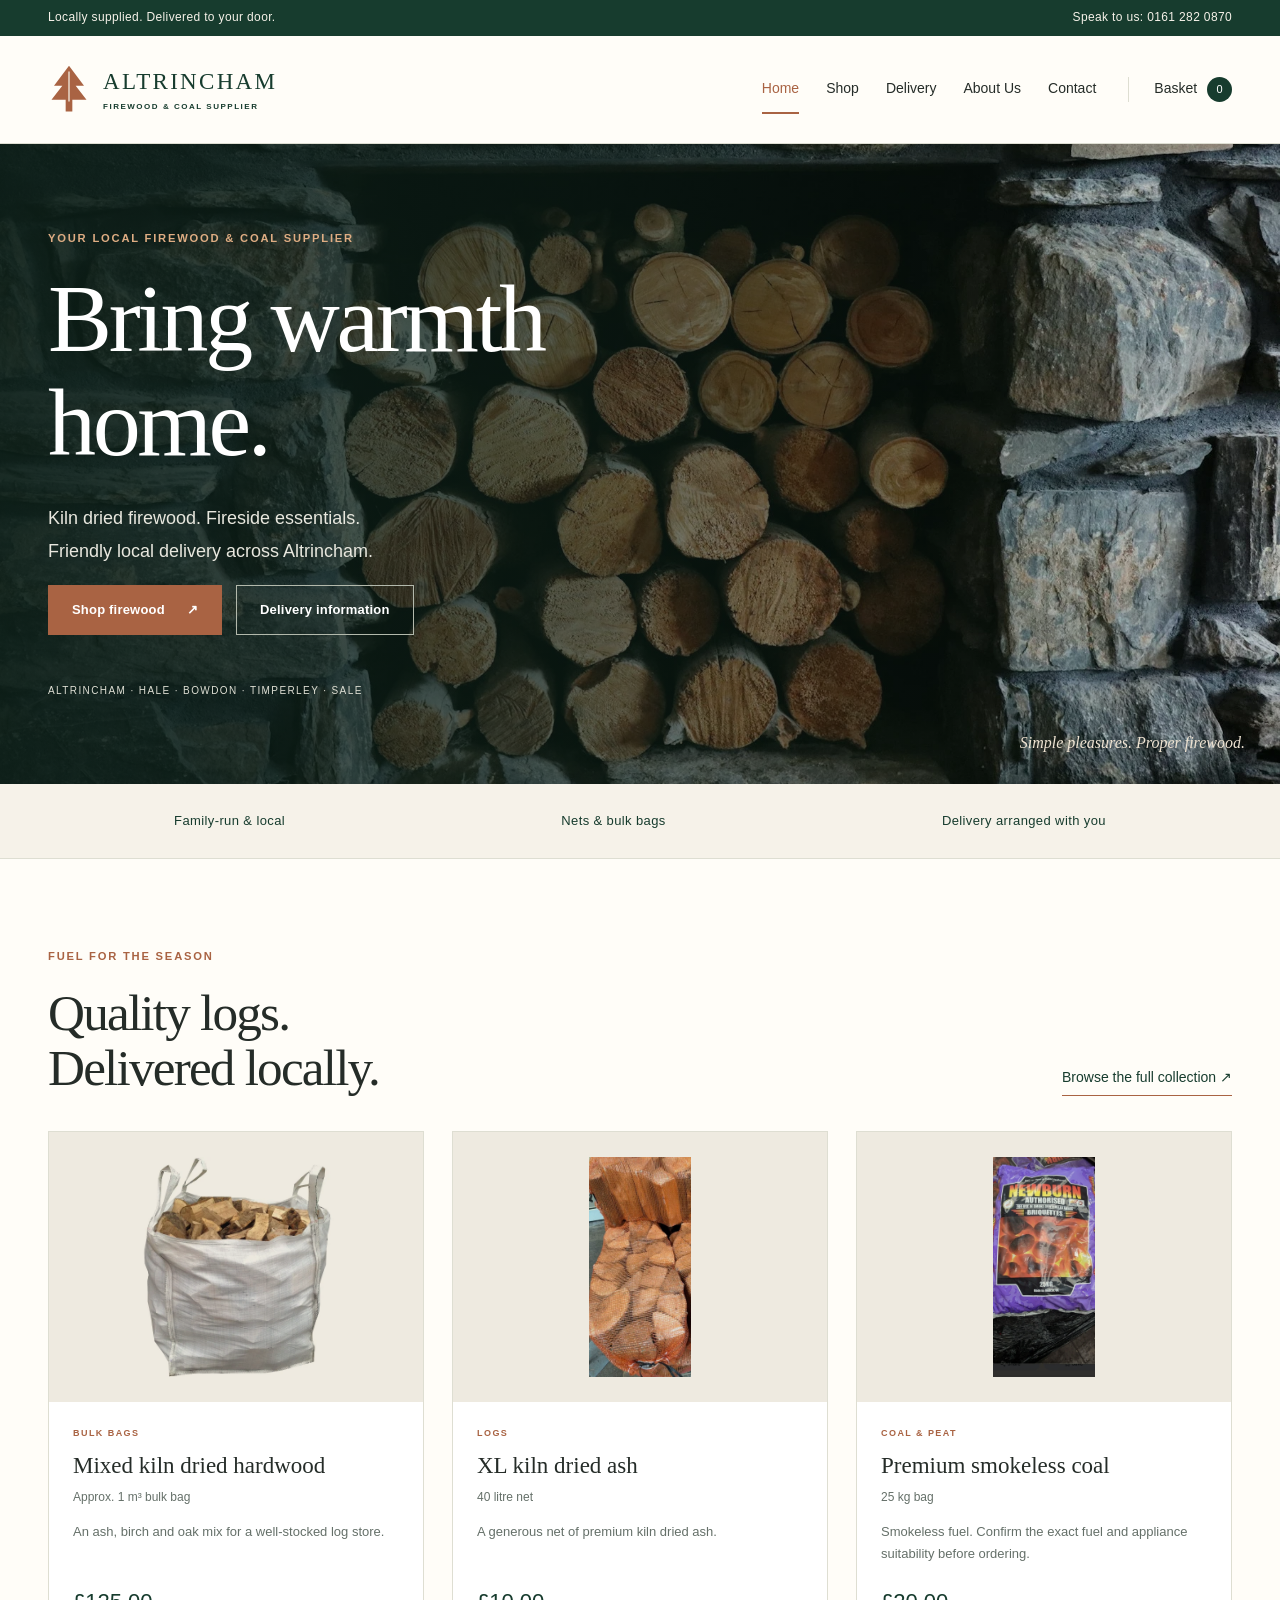
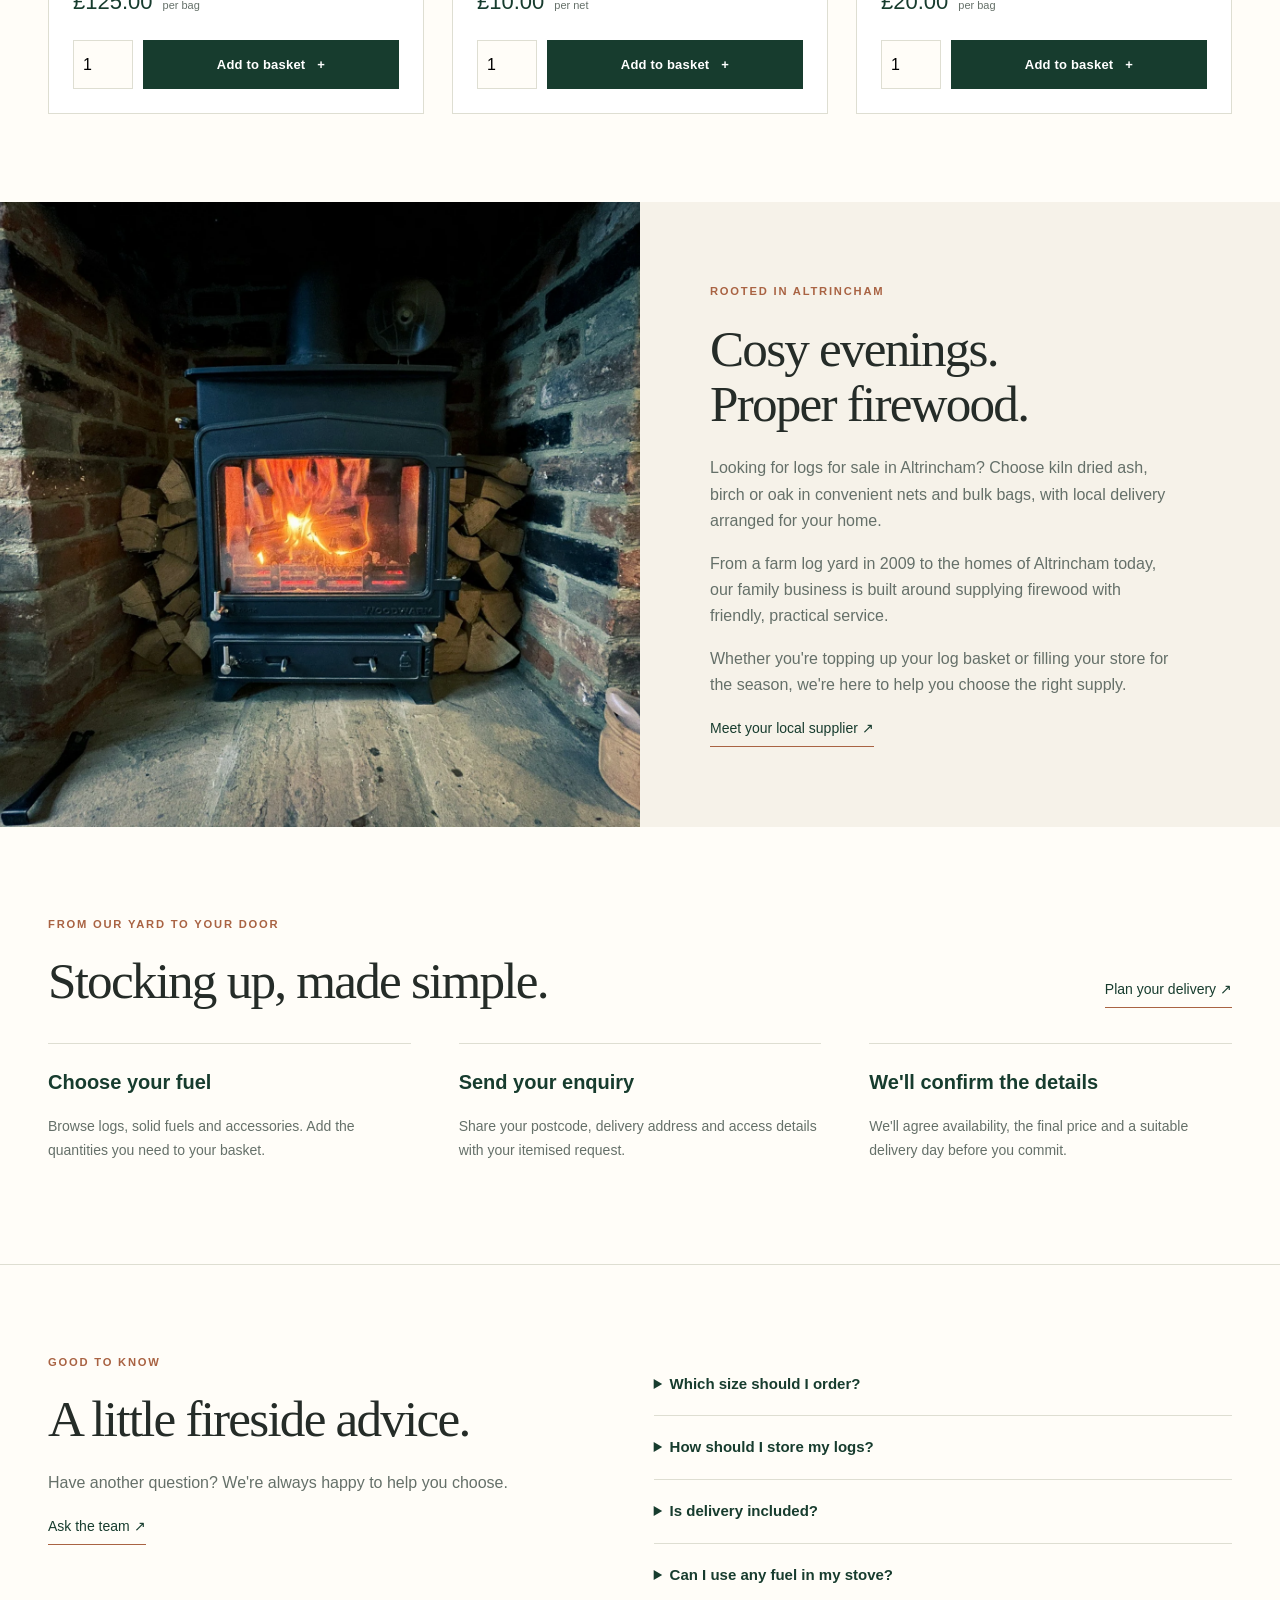
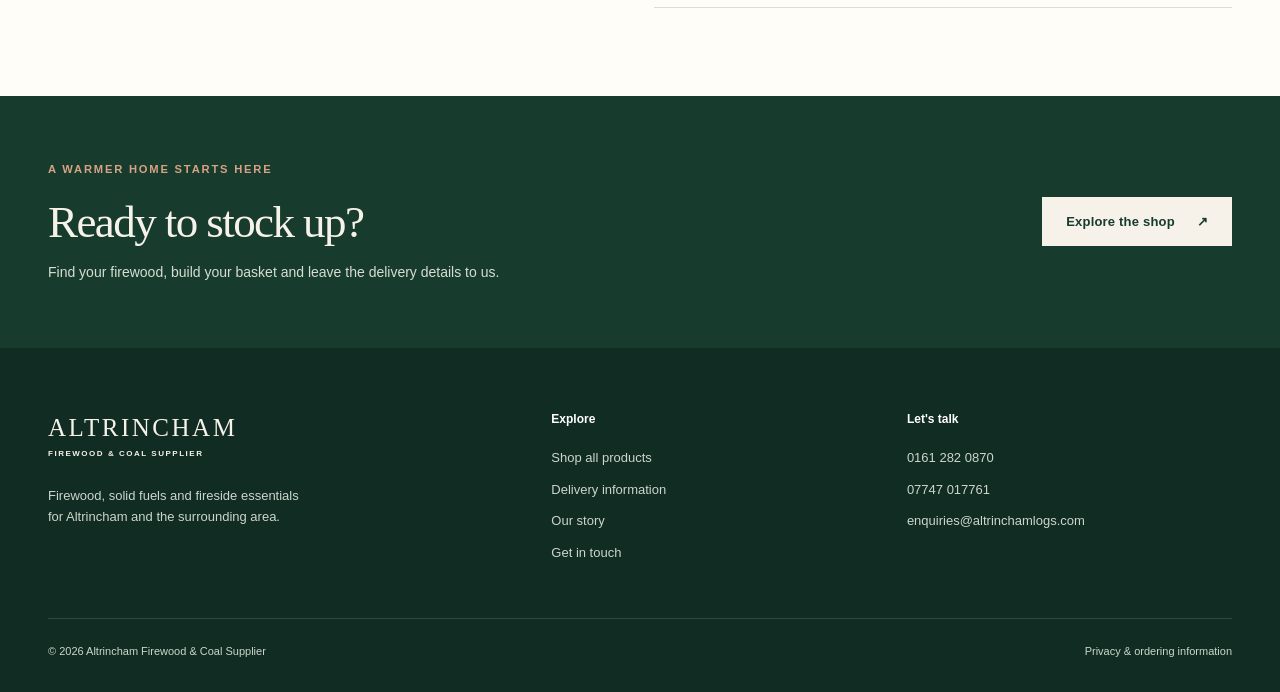
<file: index.html>
<!doctype html><html lang="en-GB"><head><meta charset="utf-8"><meta name="viewport" content="width=device-width,initial-scale=1"><title>Logs for Sale in Altrincham | Firewood &amp; Coal Delivery</title><meta name="description" content="Buy kiln dried logs, firewood and coal in Altrincham. Browse nets, bulk bags and kindling, with local delivery to Hale, Bowdon, Timperley and Sale."><meta name="robots" content="index,follow"><meta name="theme-color" content="#173c2e"><meta property="og:title" content="Logs for Sale in Altrincham | Firewood &amp; Coal Delivery"><meta property="og:description" content="Buy kiln dried logs, firewood and coal in Altrincham. Browse nets, bulk bags and kindling, with local delivery to Hale, Bowdon, Timperley and Sale."><meta property="og:type" content="website"><link rel="icon" href="assets/mark.svg" type="image/svg+xml"><link rel="stylesheet" href="assets/style.css"><script type="application/ld+json">{"@context": "https://schema.org", "@type": "LocalBusiness", "name": "Altrincham Firewood & Coal Supplier", "telephone": "+441612820870", "email": "enquiries@altrinchamlogs.com", "areaServed": ["Altrincham", "Hale", "Bowdon", "Timperley", "Sale"], "@id": "https://logsforsalemanchester.co.uk/#business", "url": "https://logsforsalemanchester.co.uk/", "image": "https://logsforsalemanchester.co.uk/assets/wood-burner.webp", "logo": "https://logsforsalemanchester.co.uk/assets/mark.svg", "sameAs": ["https://www.altrinchamlogs.com/", "https://altrinchamlogs.co.uk/"]}</script><script src="assets/products.js" defer></script><script src="assets/app.js" defer></script><link rel="canonical" href="https://logsforsalemanchester.co.uk/"><meta property="og:url" content="https://logsforsalemanchester.co.uk/"><meta property="og:image" content="https://logsforsalemanchester.co.uk/assets/wood-burner.webp"><script type="application/ld+json">{"@context": "https://schema.org", "@type": "FAQPage", "mainEntity": [{"@type": "Question", "name": "Which size should I order?", "acceptedAnswer": {"@type": "Answer", "text": "Nets are easy to handle and suit smaller storage spaces. Bulk bags are convenient for larger supplies, but need vehicle access to the drop-off point. Check the listed volume for each product."}}, {"@type": "Question", "name": "How should I store my logs?", "acceptedAnswer": {"@type": "Answer", "text": "Keep logs sheltered from rain, raised off the ground and well ventilated. Store only what fits safely in your available space."}}, {"@type": "Question", "name": "Is delivery included?", "acceptedAnswer": {"@type": "Answer", "text": "The existing supplier advertises free local delivery, with a minimum of 20 nets for net orders. We'll confirm eligibility, any delivery charge and access requirements when responding to your enquiry."}}, {"@type": "Question", "name": "Can I use any fuel in my stove?", "acceptedAnswer": {"@type": "Answer", "text": "Follow your appliance manufacturer's guidance and the requirements for your location. Ask us to confirm the exact solid fuel before ordering. A smokeless description alone does not establish suitability for every appliance."}}]}</script></head><body><a class="skip" href="#main">Skip to content</a><div class="topbar"><span>Locally supplied. Delivered to your door.</span><a href="tel:01612820870">Speak to us: 0161 282 0870</a></div><header class="header"><a class="brand" href="index.html"><img src="assets/mark.svg" alt="" width="42" height="50"><span>ALTRINCHAM<small>FIREWOOD & COAL SUPPLIER</small></span></a><button class="menu-toggle" aria-expanded="false" aria-controls="nav">Menu <span aria-hidden="true">☰</span></button><nav id="nav" aria-label="Main navigation"><a href="index.html" aria-current="page">Home</a><a href="shop.html">Shop</a><a href="delivery.html">Delivery</a><a href="about.html">About Us</a><a href="contact.html">Contact</a></nav><a class="basket-link" href="basket.html" aria-label="View basket">Basket <span class="basket-count">0</span></a></header><main id="main"><section class="hero"><img src="assets/hearth.webp" alt="Neatly stacked split firewood in a rustic stone hearth" width="1800" height="1200" fetchpriority="high"><div class="hero-shade"></div><div class="hero-content"><p class="eyebrow">YOUR LOCAL FIREWOOD & COAL SUPPLIER</p><h1>Bring warmth<br>home.</h1><p>Kiln dried firewood. Fireside essentials.<br>Friendly local delivery across Altrincham.</p><div class="actions"><a class="button copper" href="shop.html">Shop firewood <span>↗</span></a><a class="button outline" href="delivery.html">Delivery information</a></div><div class="hero-note">ALTRINCHAM · HALE · BOWDON · TIMPERLEY · SALE</div></div><div class="hero-caption">Simple pleasures. Proper firewood.</div></section><div class="benefits"><span><strong>Family-run & local</strong></span><span><strong>Nets & bulk bags</strong></span><span><strong>Delivery arranged with you</strong></span></div><section class="container section"><div class="section-head"><div><span class="eyebrow">FUEL FOR THE SEASON</span><h2>Quality logs.<br>Delivered locally.</h2></div><a class="text-link" href="shop.html">Browse the full collection ↗</a></div><div class="products"><article class="product" data-category="Bulk bags"><a class="product-image" href="shop.html#p1"><img src="assets/product-1.webp" alt="Mixed kiln dried hardwood Approx. 1 m³ bulk bag" loading="lazy" width="480" height="420"></a><div class="product-body" id="p1"><span class="eyebrow">Bulk bags</span><h3>Mixed kiln dried hardwood</h3><p class="unit">Approx. 1 m³ bulk bag</p><p class="product-description">An ash, birch and oak mix for a well-stocked log store.</p><div class="price-row"><strong>£125.00</strong><span>per bag</span></div><div class="buy-row"><label class="sr-only" for="qty-p1">Quantity for Mixed kiln dried hardwood</label><input id="qty-p1" type="number" min="1" max="999" step="1" value="1" inputmode="numeric"><button class="button" data-add="p1">Add to basket <span aria-hidden="true">+</span></button></div></div></article><article class="product" data-category="Logs"><a class="product-image" href="shop.html#p0"><img src="assets/product-0.webp" alt="XL kiln dried ash 40 litre net" loading="lazy" width="480" height="420"></a><div class="product-body" id="p0"><span class="eyebrow">Logs</span><h3>XL kiln dried ash</h3><p class="unit">40 litre net</p><p class="product-description">A generous net of premium kiln dried ash.</p><div class="price-row"><strong>£10.00</strong><span>per net</span></div><div class="buy-row"><label class="sr-only" for="qty-p0">Quantity for XL kiln dried ash</label><input id="qty-p0" type="number" min="1" max="999" step="1" value="1" inputmode="numeric"><button class="button" data-add="p0">Add to basket <span aria-hidden="true">+</span></button></div></div></article><article class="product" data-category="Coal &amp; peat"><a class="product-image" href="shop.html#p11"><img src="assets/product-11.webp" alt="Premium smokeless coal 25 kg bag" loading="lazy" width="480" height="420"></a><div class="product-body" id="p11"><span class="eyebrow">Coal &amp; peat</span><h3>Premium smokeless coal</h3><p class="unit">25 kg bag</p><p class="product-description">Smokeless fuel. Confirm the exact fuel and appliance suitability before ordering.</p><div class="price-row"><strong>£20.00</strong><span>per bag</span></div><div class="buy-row"><label class="sr-only" for="qty-p11">Quantity for Premium smokeless coal</label><input id="qty-p11" type="number" min="1" max="999" step="1" value="1" inputmode="numeric"><button class="button" data-add="p11">Add to basket <span aria-hidden="true">+</span></button></div></div></article></div></section><section class="story-split"><div class="story-image"><img src="assets/wood-burner.webp" alt="Cosy wood-burning stove with glowing flames and logs stacked beside a brick hearth" width="1800" height="1200" loading="lazy"></div><div class="story-copy"><span class="eyebrow">ROOTED IN ALTRINCHAM</span><h2>Cosy evenings.<br>Proper firewood.</h2><p>Looking for logs for sale in Altrincham? Choose kiln dried ash, birch or oak in convenient nets and bulk bags, with local delivery arranged for your home.</p><p>From a farm log yard in 2009 to the homes of Altrincham today, our family business is built around supplying firewood with friendly, practical service.</p><p>Whether you're topping up your log basket or filling your store for the season, we're here to help you choose the right supply.</p><a class="text-link" href="about.html">Meet your local supplier ↗</a></div></section><section class="container section"><div class="section-head"><div><span class="eyebrow">FROM OUR YARD TO YOUR DOOR</span><h2>Stocking up, made simple.</h2></div><a class="text-link" href="delivery.html">Plan your delivery ↗</a></div><div class="steps"><div><h3>Choose your fuel</h3><p>Browse logs, solid fuels and accessories. Add the quantities you need to your basket.</p></div><div><h3>Send your enquiry</h3><p>Share your postcode, delivery address and access details with your itemised request.</p></div><div><h3>We'll confirm the details</h3><p>We'll agree availability, the final price and a suitable delivery day before you commit.</p></div></div></section><section class="container section faq"><div><span class="eyebrow">Good to know</span><h2>A little fireside advice.</h2><p>Have another question? We're always happy to help you choose.</p><a class="text-link" href="contact.html">Ask the team ↗</a></div><div><details><summary>Which size should I order?</summary><p>Nets are easy to handle and suit smaller storage spaces. Bulk bags are convenient for larger supplies, but need vehicle access to the drop-off point. Check the listed volume for each product.</p></details><details><summary>How should I store my logs?</summary><p>Keep logs sheltered from rain, raised off the ground and well ventilated. Store only what fits safely in your available space.</p></details><details><summary>Is delivery included?</summary><p>The existing supplier advertises free local delivery, with a minimum of 20 nets for net orders. We'll confirm eligibility, any delivery charge and access requirements when responding to your enquiry.</p></details><details><summary>Can I use any fuel in my stove?</summary><p>Follow your appliance manufacturer's guidance and the requirements for your location. Ask us to confirm the exact solid fuel before ordering. A smokeless description alone does not establish suitability for every appliance.</p></details></div></section></main><section class="cta"><div><span class="eyebrow">A warmer home starts here</span><h2>Ready to stock up?</h2><p>Find your firewood, build your basket and leave the delivery details to us.</p></div><a class="button cream" href="shop.html">Explore the shop <span aria-hidden="true">↗</span></a></section><footer><div class="footer-grid"><div><a class="brand light" href="index.html">ALTRINCHAM<small>FIREWOOD & COAL SUPPLIER</small></a><p>Firewood, solid fuels and fireside essentials<br>for Altrincham and the surrounding area.</p></div><div><h3>Explore</h3><a href="shop.html">Shop all products</a><a href="delivery.html">Delivery information</a><a href="about.html">Our story</a><a href="contact.html">Get in touch</a></div><div><h3>Let's talk</h3><a href="tel:01612820870">0161 282 0870</a><a href="tel:07747017761">07747 017761</a><a href="mailto:enquiries@altrinchamlogs.com">enquiries@altrinchamlogs.com</a></div></div><div class="footer-bottom"><span>© 2026 Altrincham Firewood & Coal Supplier</span><a href="privacy.html">Privacy & ordering information</a></div></footer><div id="toast" role="status" aria-live="polite"></div></body></html>
</file>
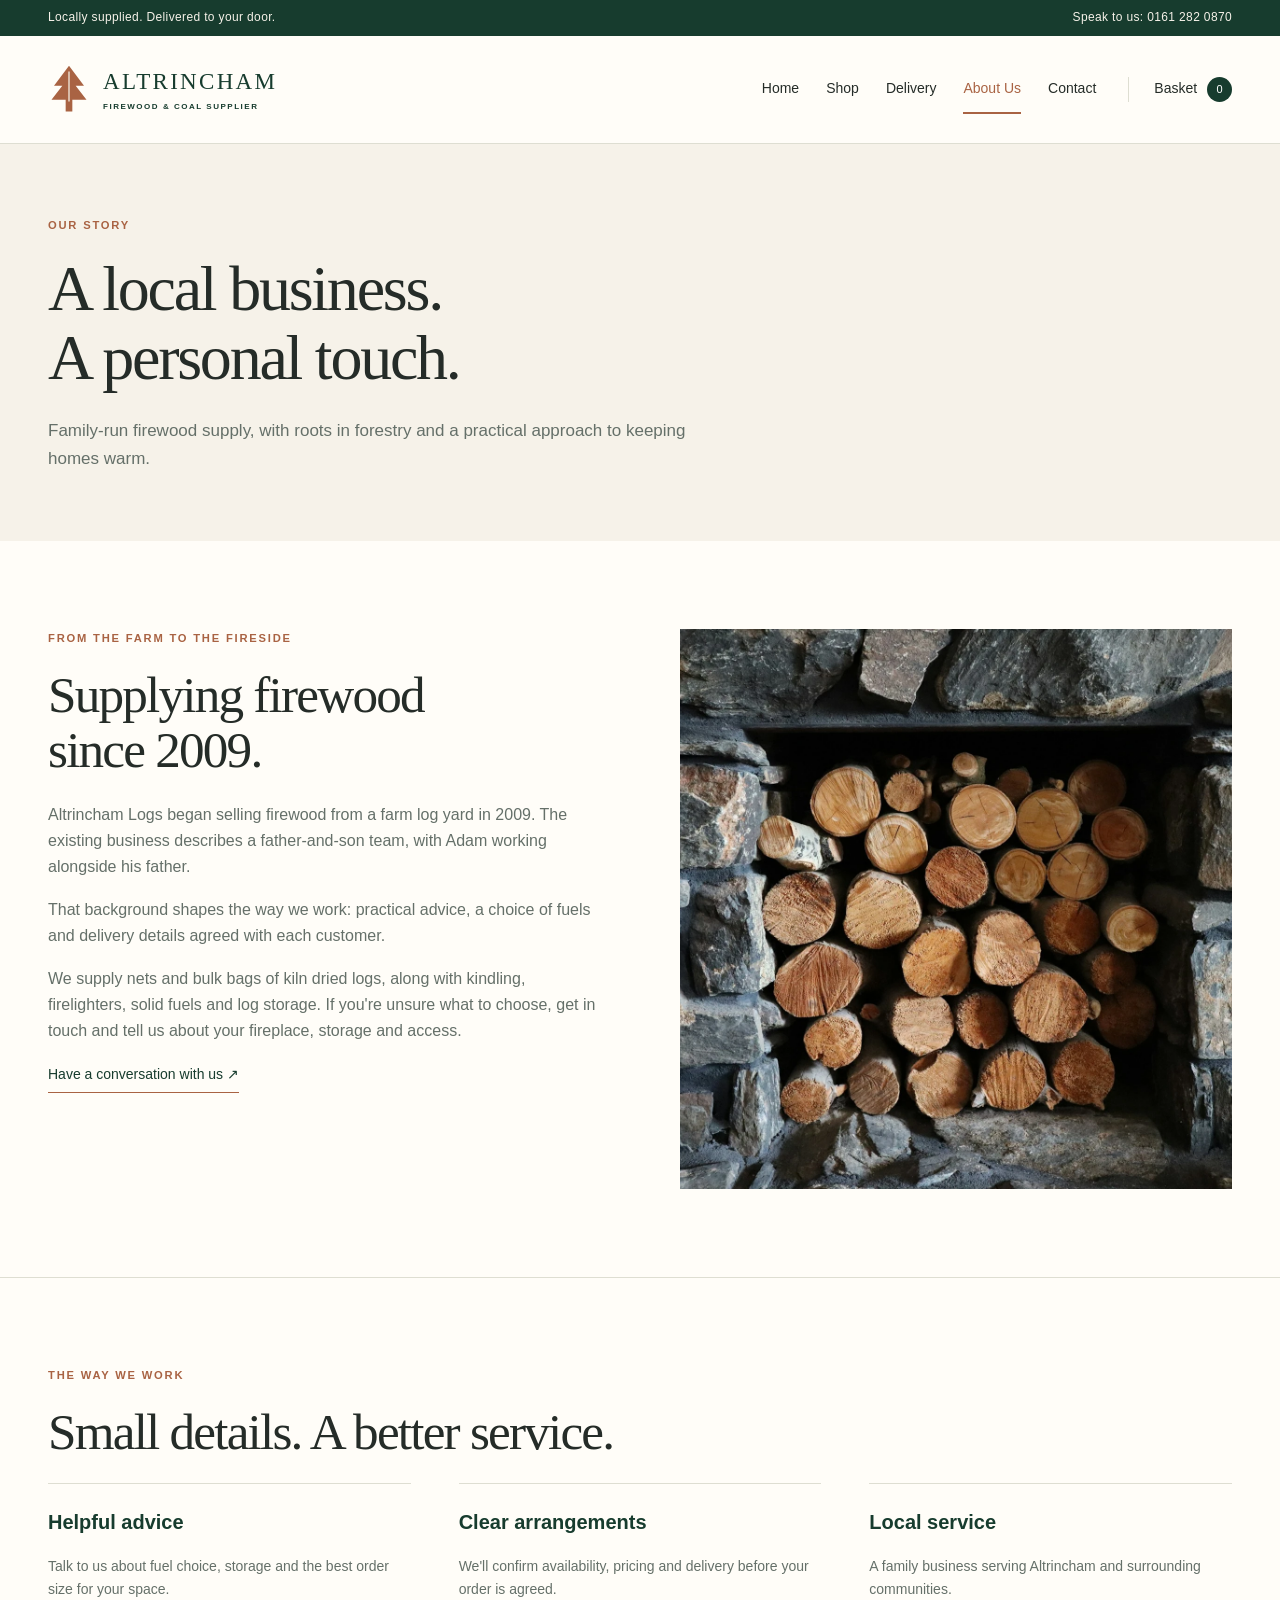
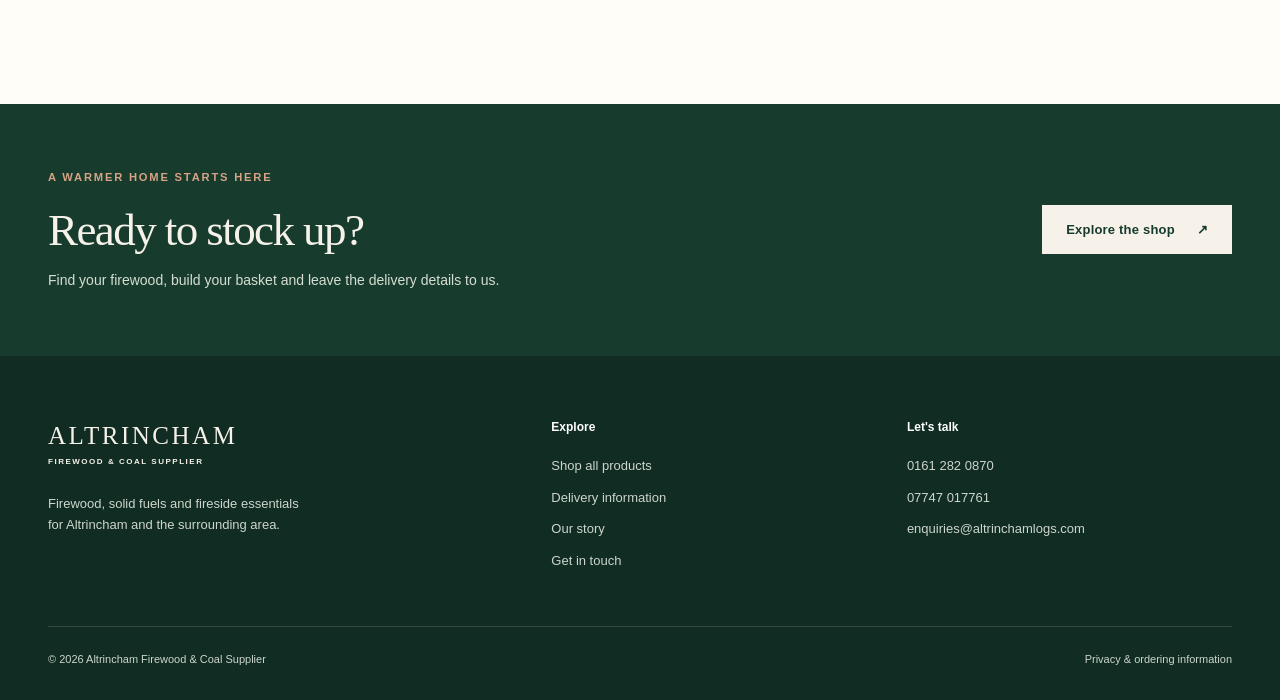
<file: about.html>
<!doctype html><html lang="en-GB"><head><meta charset="utf-8"><meta name="viewport" content="width=device-width,initial-scale=1"><title>About Altrincham Firewood &amp; Coal Supplier</title><meta name="description" content="Meet your local Altrincham firewood supplier, a family business supplying firewood from a farm log yard since 2009."><meta name="robots" content="index,follow"><meta name="theme-color" content="#173c2e"><meta property="og:title" content="About Altrincham Firewood &amp; Coal Supplier"><meta property="og:description" content="Meet your local Altrincham firewood supplier, a family business supplying firewood from a farm log yard since 2009."><meta property="og:type" content="website"><link rel="icon" href="assets/mark.svg" type="image/svg+xml"><link rel="stylesheet" href="assets/style.css"><script type="application/ld+json">{"@context": "https://schema.org", "@type": "LocalBusiness", "name": "Altrincham Firewood & Coal Supplier", "telephone": "+441612820870", "email": "enquiries@altrinchamlogs.com", "areaServed": ["Altrincham", "Hale", "Bowdon", "Timperley", "Sale"], "@id": "https://logsforsalemanchester.co.uk/#business", "url": "https://logsforsalemanchester.co.uk/", "image": "https://logsforsalemanchester.co.uk/assets/wood-burner.webp", "logo": "https://logsforsalemanchester.co.uk/assets/mark.svg", "sameAs": ["https://www.altrinchamlogs.com/", "https://altrinchamlogs.co.uk/"]}</script><script src="assets/products.js" defer></script><script src="assets/app.js" defer></script><link rel="canonical" href="https://logsforsalemanchester.co.uk/about.html"><meta property="og:url" content="https://logsforsalemanchester.co.uk/about.html"><meta property="og:image" content="https://logsforsalemanchester.co.uk/assets/wood-burner.webp"><script type="application/ld+json">{"@context": "https://schema.org", "@type": "BreadcrumbList", "itemListElement": [{"@type": "ListItem", "position": 1, "name": "Home", "item": "https://logsforsalemanchester.co.uk/"}, {"@type": "ListItem", "position": 2, "name": "About Us", "item": "https://logsforsalemanchester.co.uk/about.html"}]}</script></head><body><a class="skip" href="#main">Skip to content</a><div class="topbar"><span>Locally supplied. Delivered to your door.</span><a href="tel:01612820870">Speak to us: 0161 282 0870</a></div><header class="header"><a class="brand" href="index.html"><img src="assets/mark.svg" alt="" width="42" height="50"><span>ALTRINCHAM<small>FIREWOOD & COAL SUPPLIER</small></span></a><button class="menu-toggle" aria-expanded="false" aria-controls="nav">Menu <span aria-hidden="true">☰</span></button><nav id="nav" aria-label="Main navigation"><a href="index.html">Home</a><a href="shop.html">Shop</a><a href="delivery.html">Delivery</a><a href="about.html" aria-current="page">About Us</a><a href="contact.html">Contact</a></nav><a class="basket-link" href="basket.html" aria-label="View basket">Basket <span class="basket-count">0</span></a></header><main id="main"><section class="page-hero"><div class="container"><p class="eyebrow">OUR STORY</p><h1>A local business.<br>A personal touch.</h1><p class="lead">Family-run firewood supply, with roots in forestry and a practical approach to keeping homes warm.</p></div></section><section class="container section two-col"><div><span class="eyebrow">FROM THE FARM TO THE FIRESIDE</span><h2>Supplying firewood<br>since 2009.</h2><p>Altrincham Logs began selling firewood from a farm log yard in 2009. The existing business describes a father-and-son team, with Adam working alongside his father.</p><p>That background shapes the way we work: practical advice, a choice of fuels and delivery details agreed with each customer.</p><p>We supply nets and bulk bags of kiln dried logs, along with kindling, firelighters, solid fuels and log storage. If you're unsure what to choose, get in touch and tell us about your fireplace, storage and access.</p><a class="text-link" href="contact.html">Have a conversation with us ↗</a></div><img class="rounded-photo" src="assets/hearth.webp" width="900" height="1000" alt="Split firewood stacked neatly inside a stone hearth" loading="lazy"></section><section class="container section values"><span class="eyebrow">THE WAY WE WORK</span><h2>Small details. A better service.</h2><div class="steps"><div><h3>Helpful advice</h3><p>Talk to us about fuel choice, storage and the best order size for your space.</p></div><div><h3>Clear arrangements</h3><p>We'll confirm availability, pricing and delivery before your order is agreed.</p></div><div><h3>Local service</h3><p>A family business serving Altrincham and surrounding communities.</p></div></div></section></main><section class="cta"><div><span class="eyebrow">A warmer home starts here</span><h2>Ready to stock up?</h2><p>Find your firewood, build your basket and leave the delivery details to us.</p></div><a class="button cream" href="shop.html">Explore the shop <span aria-hidden="true">↗</span></a></section><footer><div class="footer-grid"><div><a class="brand light" href="index.html">ALTRINCHAM<small>FIREWOOD & COAL SUPPLIER</small></a><p>Firewood, solid fuels and fireside essentials<br>for Altrincham and the surrounding area.</p></div><div><h3>Explore</h3><a href="shop.html">Shop all products</a><a href="delivery.html">Delivery information</a><a href="about.html">Our story</a><a href="contact.html">Get in touch</a></div><div><h3>Let's talk</h3><a href="tel:01612820870">0161 282 0870</a><a href="tel:07747017761">07747 017761</a><a href="mailto:enquiries@altrinchamlogs.com">enquiries@altrinchamlogs.com</a></div></div><div class="footer-bottom"><span>© 2026 Altrincham Firewood & Coal Supplier</span><a href="privacy.html">Privacy & ordering information</a></div></footer><div id="toast" role="status" aria-live="polite"></div></body></html>
</file>
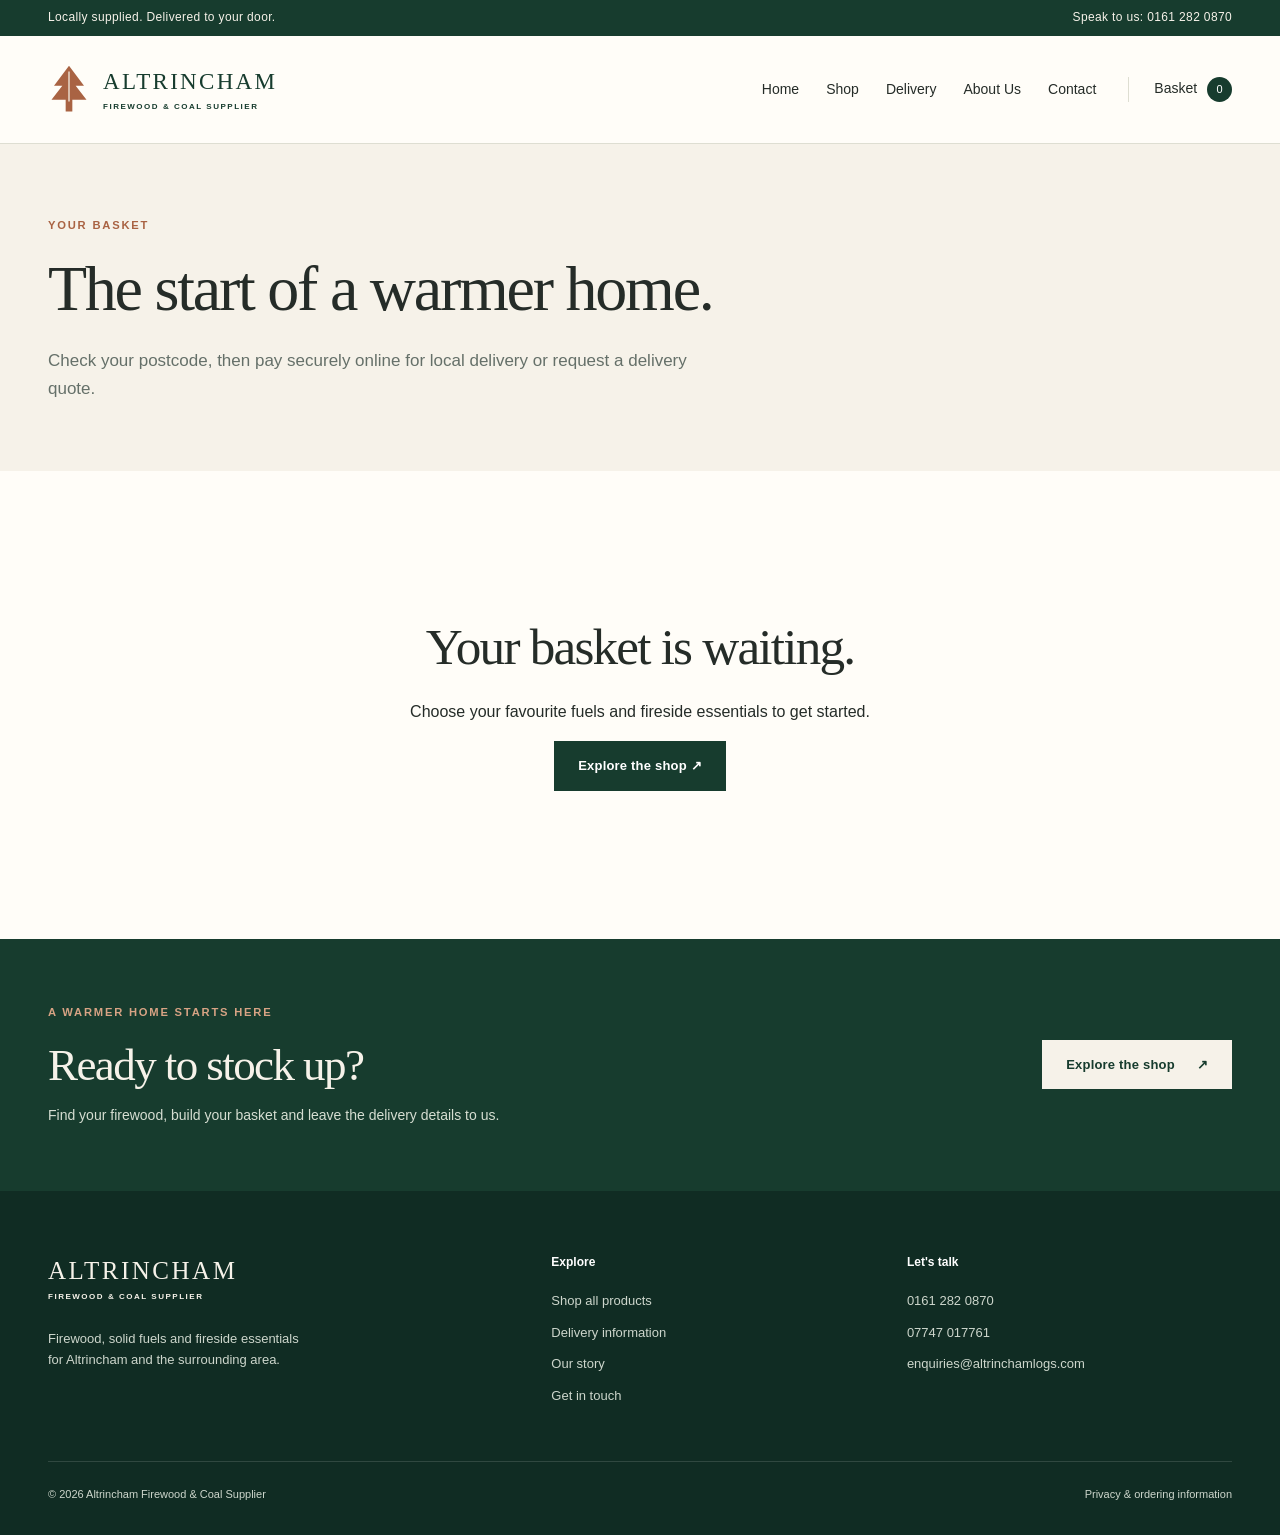
<file: basket.html>
<!doctype html><html lang="en-GB"><head><meta charset="utf-8"><meta name="viewport" content="width=device-width,initial-scale=1"><title>Your Basket & Order Enquiry | Altrincham Firewood & Coal</title><meta name="description" content="Review your firewood basket and send an itemised order enquiry with delivery details."><meta name="robots" content="noindex,nofollow"><meta name="theme-color" content="#173c2e"><meta property="og:title" content="Your Basket & Order Enquiry"><meta property="og:description" content="Review your firewood basket and send an itemised order enquiry with delivery details."><meta property="og:type" content="website"><link rel="icon" href="assets/mark.svg" type="image/svg+xml"><link rel="stylesheet" href="assets/style.css"><script type="application/ld+json">{"@context": "https://schema.org", "@type": "LocalBusiness", "name": "Altrincham Firewood & Coal Supplier", "telephone": "+441612820870", "email": "enquiries@altrinchamlogs.com", "areaServed": ["Altrincham", "Hale", "Bowdon", "Timperley", "Sale"], "@id": "https://logsforsalemanchester.co.uk/#business", "url": "https://logsforsalemanchester.co.uk/", "image": "https://logsforsalemanchester.co.uk/assets/wood-burner.webp", "logo": "https://logsforsalemanchester.co.uk/assets/mark.svg", "sameAs": ["https://www.altrinchamlogs.com/", "https://altrinchamlogs.co.uk/"]}</script><script src="assets/products.js" defer></script><script src="assets/app.js" defer></script><script src="assets/delivery.js" defer></script></head><body><a class="skip" href="#main">Skip to content</a><div class="topbar"><span>Locally supplied. Delivered to your door.</span><a href="tel:01612820870">Speak to us: 0161 282 0870</a></div><header class="header"><a class="brand" href="index.html"><img src="assets/mark.svg" alt="" width="42" height="50"><span>ALTRINCHAM<small>FIREWOOD & COAL SUPPLIER</small></span></a><button class="menu-toggle" aria-expanded="false" aria-controls="nav">Menu <span aria-hidden="true">☰</span></button><nav id="nav" aria-label="Main navigation"><a href="index.html">Home</a><a href="shop.html">Shop</a><a href="delivery.html">Delivery</a><a href="about.html">About Us</a><a href="contact.html">Contact</a></nav><a class="basket-link" href="basket.html" aria-label="View basket">Basket <span class="basket-count">0</span></a></header><main id="main"><section class="page-hero"><div class="container"><p class="eyebrow">YOUR BASKET</p><h1>The start of a warmer home.</h1><p class="lead">Check your postcode, then pay securely online for local delivery or request a delivery quote.</p></div></section><section class="container section"><noscript><p class="notice">Your basket needs JavaScript. Please call 0161 282 0870 to order.</p></noscript><div id="empty-basket" class="empty-state"><h2>Your basket is waiting.</h2><p>Choose your favourite fuels and fireside essentials to get started.</p><a class="button" href="shop.html">Explore the shop ↗</a></div><div id="basket-content" hidden><div class="basket-layout"><div><h2>Your selection</h2><div id="basket-items"></div><a class="text-link" href="shop.html">← Continue shopping</a></div><aside class="cream-panel totals"><h3>Basket summary</h3><div><span>Product subtotal</span><strong id="subtotal"></strong></div><div><span>Delivery</span><strong id="delivery-charge">Enter your postcode</strong></div><div><span>Total including delivery</span><strong id="grand-total">Check delivery first</strong></div><p id="net-minimum" role="status"></p><p>Check your postcode below. Local customers can pay through Stripe. Outside the free delivery area, request a quote before payment.</p><a class="button" href="#order-form">Enquire about this order ↓</a></aside></div><form class="enquiry-form cream-panel order-form" id="order-form" name="order-enquiry" method="POST" data-netlify="true" netlify-honeypot="bot-field" action="/thank-you.html"><input type="hidden" name="form-name" value="order-enquiry"><input type="hidden" name="product-subtotal" id="subtotal-field"><input type="hidden" name="delivery-status" value="Delivery and final order total require supplier confirmation"><h2>Let's arrange your delivery.</h2><p>Send your selection and delivery details. We'll confirm the final price and a suitable delivery day.</p><label>Your itemised enquiry<textarea name="order-summary" id="order-summary" readonly rows="7" required></textarea></label><div class="form-grid"><label>Your name<input name="name" autocomplete="name" required maxlength="120"></label><label>Email address<input name="email" type="email" autocomplete="email" required maxlength="180"></label><label>Phone number<input name="phone" type="tel" autocomplete="tel" required maxlength="40"></label><label>Postcode<input name="postcode" autocomplete="postal-code" required maxlength="10" placeholder="e.g. WA15 0RB"></label></div><button class="button" type="button" id="check-delivery">Check delivery postcode</button><p id="delivery-message" role="status" aria-live="polite">Free delivery within an approximate 12-mile radius of WA15 0RB, measured between postcode locations. Outside this area, send an enquiry for a delivery quote and payment link. Net orders require at least 20 nets.</p><p class="muted">Postcode locations supplied by Postcodes.io. Distance is straight-line, not driving distance.</p><label>Delivery address<textarea name="address" autocomplete="street-address" required maxlength="600" rows="3"></textarea></label><label>Preferred delivery date (optional)<input name="preferred-date" type="date"></label><label>Access instructions / delivery notes<textarea name="message" maxlength="2000" rows="4" placeholder="Tell us about gates, parking, narrow access or where you'd like us to leave your order."></textarea></label><label class="consent"><input type="checkbox" name="privacy-consent" value="yes" required><span>I have read the <a href="privacy.html">privacy information</a> and agree to be contacted about this enquiry.</span></label><p class="honeypot"><label>Leave this field empty<input name="bot-field" tabindex="-1" autocomplete="off"></label></p><button class="button copper" type="button" id="pay-now" hidden>Pay securely with Stripe ↗</button><p id="payment-message" role="status" aria-live="polite"></p><button class="button" type="submit" id="order-submit">Send order enquiry ↗</button><p id="form-status" role="status" aria-live="polite"></p><p class="muted">If you prefer, call 0161 282 0870. Your basket will stay here until you clear it.</p></form></div></section></main><section class="cta"><div><span class="eyebrow">A warmer home starts here</span><h2>Ready to stock up?</h2><p>Find your firewood, build your basket and leave the delivery details to us.</p></div><a class="button cream" href="shop.html">Explore the shop <span aria-hidden="true">↗</span></a></section><footer><div class="footer-grid"><div><a class="brand light" href="index.html">ALTRINCHAM<small>FIREWOOD & COAL SUPPLIER</small></a><p>Firewood, solid fuels and fireside essentials<br>for Altrincham and the surrounding area.</p></div><div><h3>Explore</h3><a href="shop.html">Shop all products</a><a href="delivery.html">Delivery information</a><a href="about.html">Our story</a><a href="contact.html">Get in touch</a></div><div><h3>Let's talk</h3><a href="tel:01612820870">0161 282 0870</a><a href="tel:07747017761">07747 017761</a><a href="mailto:enquiries@altrinchamlogs.com">enquiries@altrinchamlogs.com</a></div></div><div class="footer-bottom"><span>© 2026 Altrincham Firewood & Coal Supplier</span><a href="privacy.html">Privacy & ordering information</a></div></footer><div id="toast" role="status" aria-live="polite"></div></body></html>
</file>
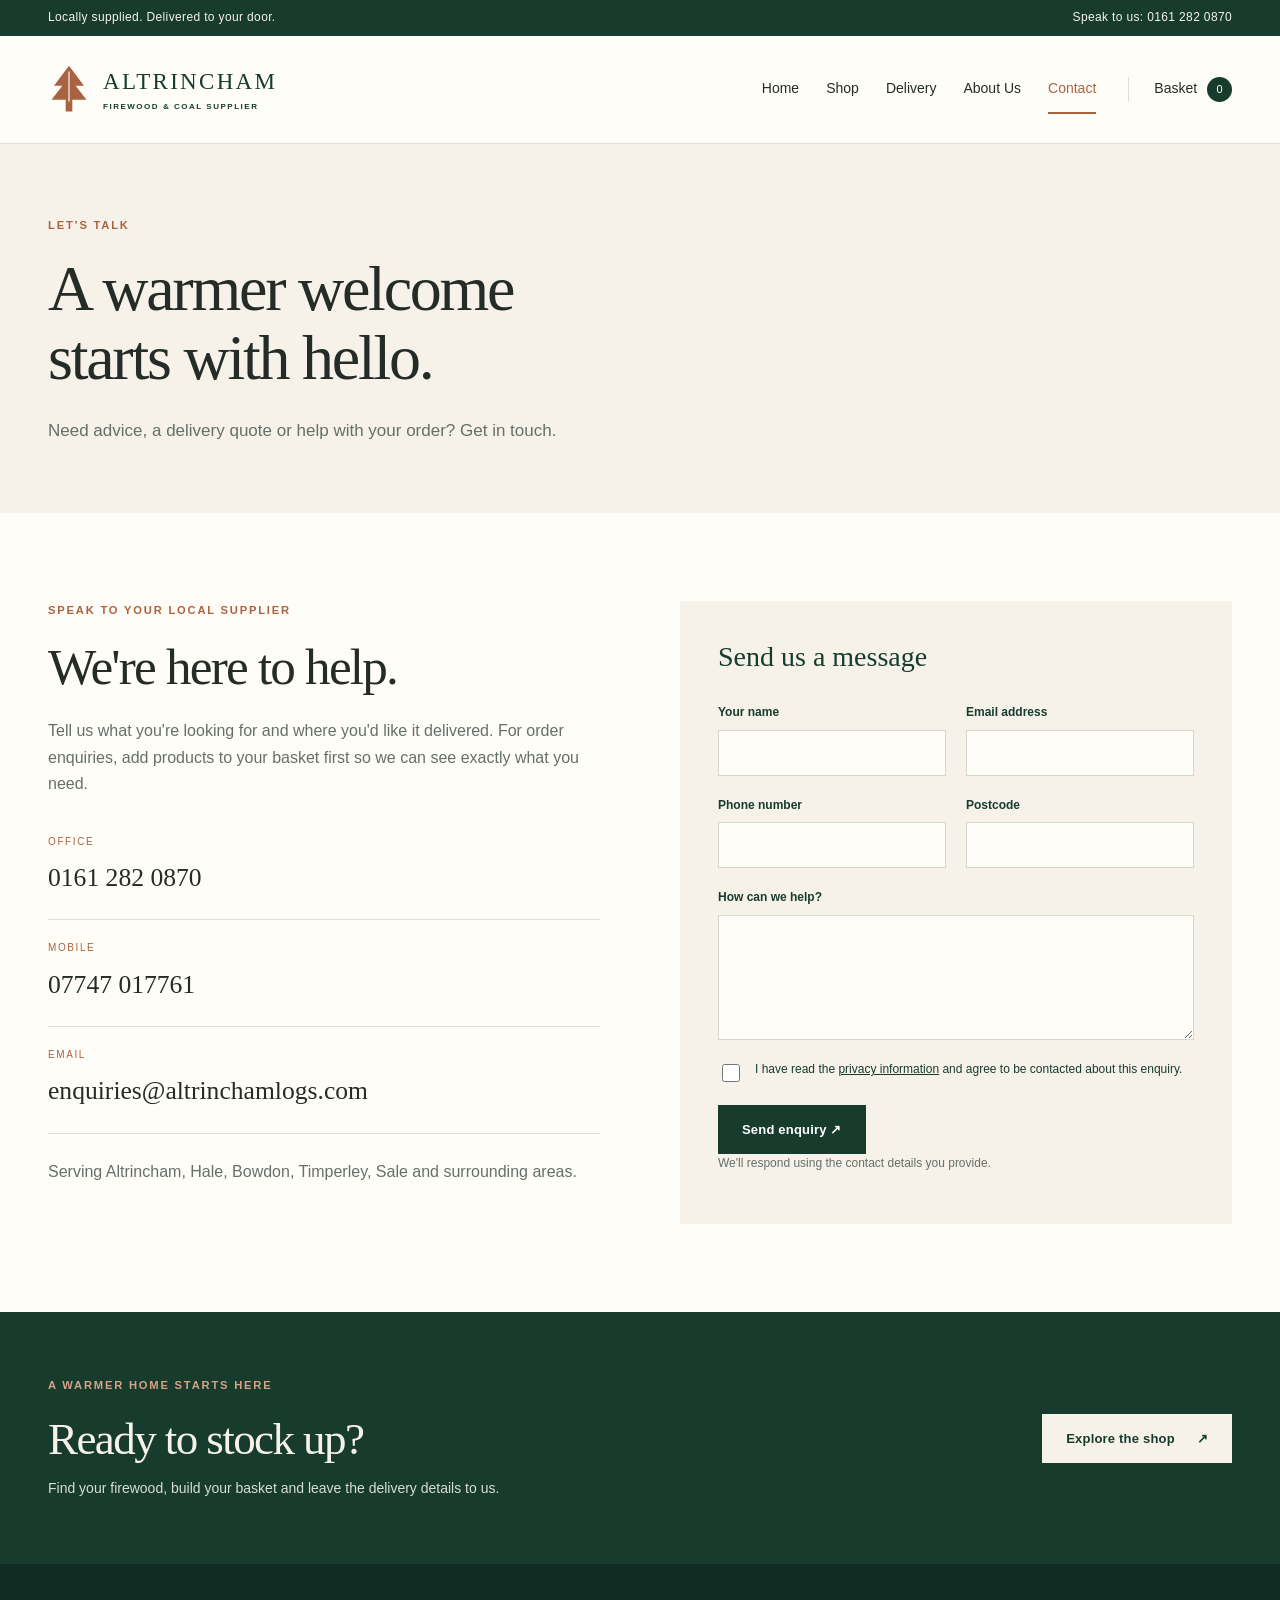
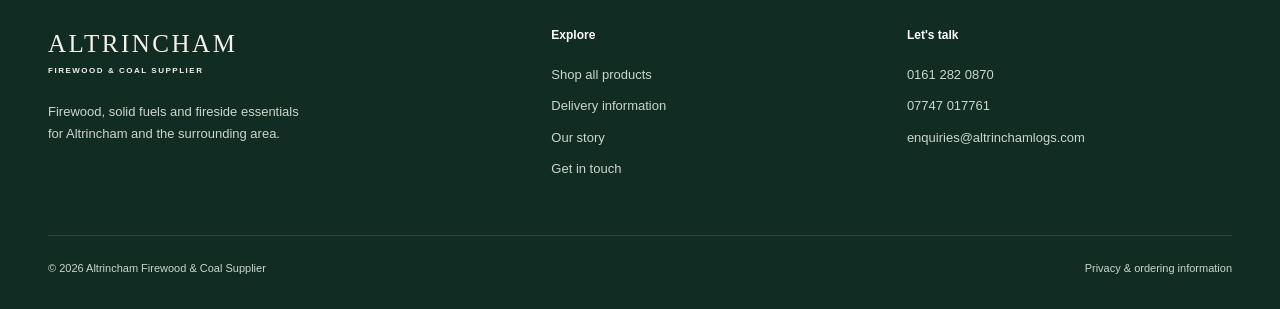
<file: contact.html>
<!doctype html><html lang="en-GB"><head><meta charset="utf-8"><meta name="viewport" content="width=device-width,initial-scale=1"><title>Contact Altrincham Firewood | Logs &amp; Coal Enquiries</title><meta name="description" content="Call 0161 282 0870 or send an enquiry for Altrincham logs, coal, firewood and delivery advice."><meta name="robots" content="index,follow"><meta name="theme-color" content="#173c2e"><meta property="og:title" content="Contact Altrincham Firewood | Logs &amp; Coal Enquiries"><meta property="og:description" content="Call 0161 282 0870 or send an enquiry for Altrincham logs, coal, firewood and delivery advice."><meta property="og:type" content="website"><link rel="icon" href="assets/mark.svg" type="image/svg+xml"><link rel="stylesheet" href="assets/style.css"><script type="application/ld+json">{"@context": "https://schema.org", "@type": "LocalBusiness", "name": "Altrincham Firewood & Coal Supplier", "telephone": "+441612820870", "email": "enquiries@altrinchamlogs.com", "areaServed": ["Altrincham", "Hale", "Bowdon", "Timperley", "Sale"], "@id": "https://logsforsalemanchester.co.uk/#business", "url": "https://logsforsalemanchester.co.uk/", "image": "https://logsforsalemanchester.co.uk/assets/wood-burner.webp", "logo": "https://logsforsalemanchester.co.uk/assets/mark.svg", "sameAs": ["https://www.altrinchamlogs.com/", "https://altrinchamlogs.co.uk/"]}</script><script src="assets/products.js" defer></script><script src="assets/app.js" defer></script><link rel="canonical" href="https://logsforsalemanchester.co.uk/contact.html"><meta property="og:url" content="https://logsforsalemanchester.co.uk/contact.html"><meta property="og:image" content="https://logsforsalemanchester.co.uk/assets/wood-burner.webp"><script type="application/ld+json">{"@context": "https://schema.org", "@type": "BreadcrumbList", "itemListElement": [{"@type": "ListItem", "position": 1, "name": "Home", "item": "https://logsforsalemanchester.co.uk/"}, {"@type": "ListItem", "position": 2, "name": "Contact", "item": "https://logsforsalemanchester.co.uk/contact.html"}]}</script></head><body><a class="skip" href="#main">Skip to content</a><div class="topbar"><span>Locally supplied. Delivered to your door.</span><a href="tel:01612820870">Speak to us: 0161 282 0870</a></div><header class="header"><a class="brand" href="index.html"><img src="assets/mark.svg" alt="" width="42" height="50"><span>ALTRINCHAM<small>FIREWOOD & COAL SUPPLIER</small></span></a><button class="menu-toggle" aria-expanded="false" aria-controls="nav">Menu <span aria-hidden="true">☰</span></button><nav id="nav" aria-label="Main navigation"><a href="index.html">Home</a><a href="shop.html">Shop</a><a href="delivery.html">Delivery</a><a href="about.html">About Us</a><a href="contact.html" aria-current="page">Contact</a></nav><a class="basket-link" href="basket.html" aria-label="View basket">Basket <span class="basket-count">0</span></a></header><main id="main"><section class="page-hero"><div class="container"><p class="eyebrow">LET’S TALK</p><h1>A warmer welcome<br>starts with hello.</h1><p class="lead">Need advice, a delivery quote or help with your order? Get in touch.</p></div></section><section class="container section two-col"><div class="contact-info"><span class="eyebrow">SPEAK TO YOUR LOCAL SUPPLIER</span><h2>We're here to help.</h2><p>Tell us what you're looking for and where you'd like it delivered. For order enquiries, add products to your basket first so we can see exactly what you need.</p><div class="contact-detail"><small>OFFICE</small><a href="tel:01612820870">0161 282 0870</a></div><div class="contact-detail"><small>MOBILE</small><a href="tel:07747017761">07747 017761</a></div><div class="contact-detail"><small>EMAIL</small><a href="mailto:enquiries@altrinchamlogs.com">enquiries@altrinchamlogs.com</a></div><p>Serving Altrincham, Hale, Bowdon, Timperley, Sale and surrounding areas.</p></div><form class="enquiry-form cream-panel" name="contact" method="POST" data-netlify="true" netlify-honeypot="bot-field" action="/thank-you.html"><input type="hidden" name="form-name" value="contact"><h3>Send us a message</h3><div class="form-grid"><label>Your name<input name="name" autocomplete="name" required maxlength="120"></label><label>Email address<input name="email" type="email" autocomplete="email" required maxlength="180"></label><label>Phone number<input name="phone" type="tel" autocomplete="tel"  maxlength="40"></label><label>Postcode<input name="postcode" autocomplete="postal-code"  maxlength="15"></label></div><label>How can we help?<textarea name="message" rows="5" required maxlength="3000"></textarea></label><label class="consent"><input type="checkbox" name="privacy-consent" value="yes" required><span>I have read the <a href="privacy.html">privacy information</a> and agree to be contacted about this enquiry.</span></label><p class="honeypot"><label>Leave this field empty<input name="bot-field" tabindex="-1" autocomplete="off"></label></p><button class="button" type="submit">Send enquiry ↗</button><p class="muted">We'll respond using the contact details you provide.</p></form></section></main><section class="cta"><div><span class="eyebrow">A warmer home starts here</span><h2>Ready to stock up?</h2><p>Find your firewood, build your basket and leave the delivery details to us.</p></div><a class="button cream" href="shop.html">Explore the shop <span aria-hidden="true">↗</span></a></section><footer><div class="footer-grid"><div><a class="brand light" href="index.html">ALTRINCHAM<small>FIREWOOD & COAL SUPPLIER</small></a><p>Firewood, solid fuels and fireside essentials<br>for Altrincham and the surrounding area.</p></div><div><h3>Explore</h3><a href="shop.html">Shop all products</a><a href="delivery.html">Delivery information</a><a href="about.html">Our story</a><a href="contact.html">Get in touch</a></div><div><h3>Let's talk</h3><a href="tel:01612820870">0161 282 0870</a><a href="tel:07747017761">07747 017761</a><a href="mailto:enquiries@altrinchamlogs.com">enquiries@altrinchamlogs.com</a></div></div><div class="footer-bottom"><span>© 2026 Altrincham Firewood & Coal Supplier</span><a href="privacy.html">Privacy & ordering information</a></div></footer><div id="toast" role="status" aria-live="polite"></div></body></html>
</file>
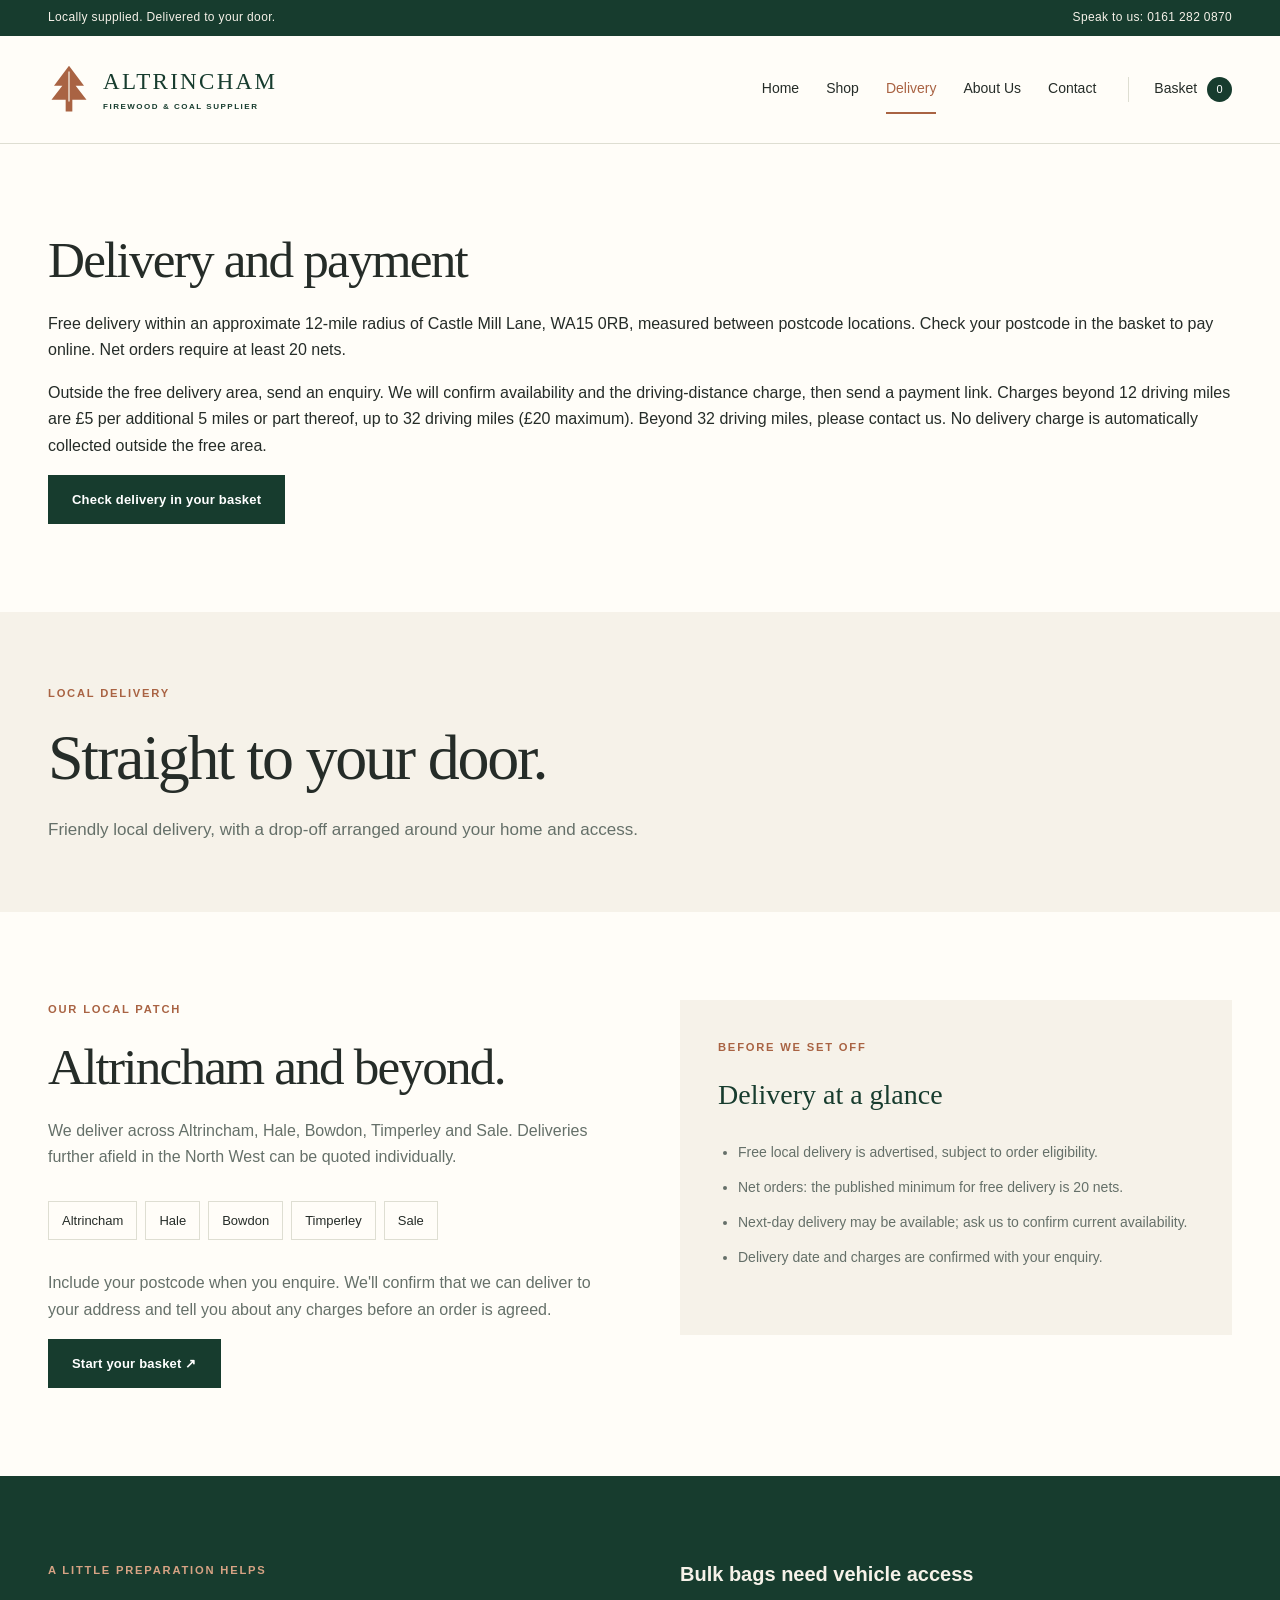
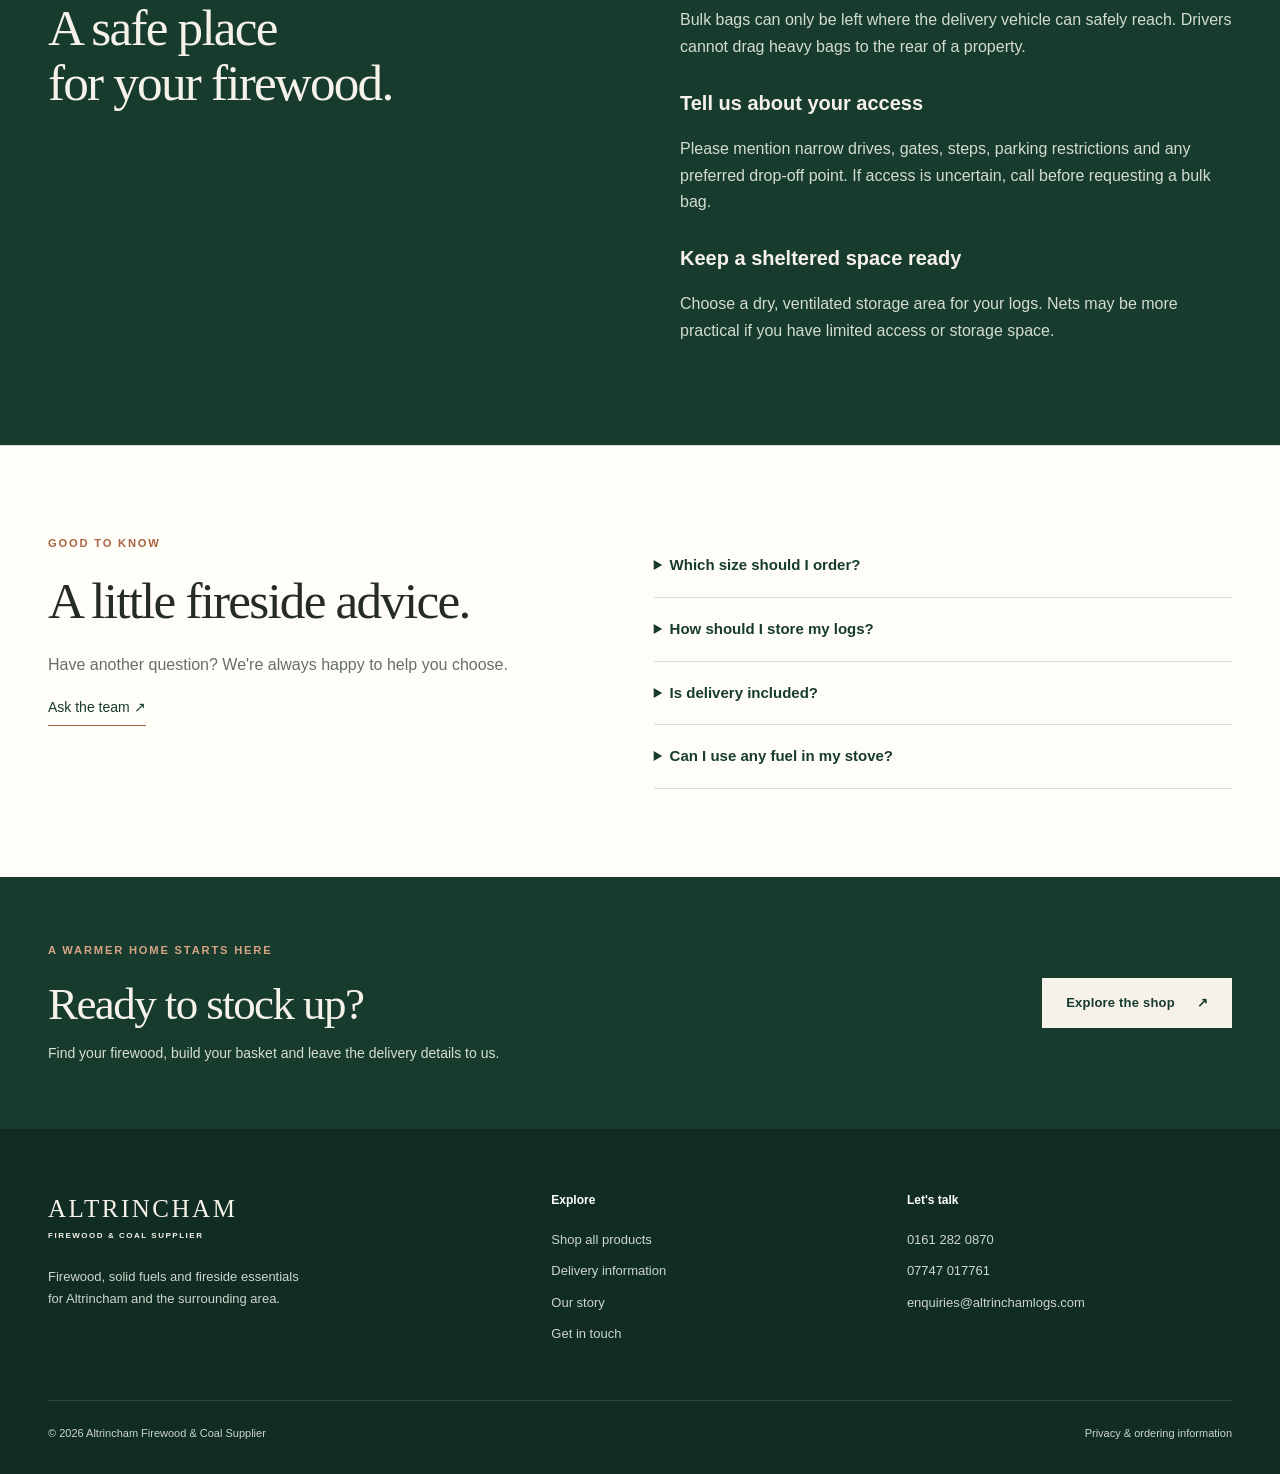
<file: delivery.html>
<!doctype html><html lang="en-GB"><head><meta charset="utf-8"><meta name="viewport" content="width=device-width,initial-scale=1"><title>Log Delivery in Altrincham, Hale &amp; Sale | Firewood</title><meta name="description" content="Arrange firewood and log delivery in Altrincham, Hale, Bowdon, Timperley and Sale. Check net order minimums, bulk bag access and delivery details."><meta name="robots" content="index,follow"><meta name="theme-color" content="#173c2e"><meta property="og:title" content="Log Delivery in Altrincham, Hale &amp; Sale | Firewood"><meta property="og:description" content="Arrange firewood and log delivery in Altrincham, Hale, Bowdon, Timperley and Sale. Check net order minimums, bulk bag access and delivery details."><meta property="og:type" content="website"><link rel="icon" href="assets/mark.svg" type="image/svg+xml"><link rel="stylesheet" href="assets/style.css"><script type="application/ld+json">{"@context": "https://schema.org", "@type": "LocalBusiness", "name": "Altrincham Firewood & Coal Supplier", "telephone": "+441612820870", "email": "enquiries@altrinchamlogs.com", "areaServed": ["Altrincham", "Hale", "Bowdon", "Timperley", "Sale"], "@id": "https://logsforsalemanchester.co.uk/#business", "url": "https://logsforsalemanchester.co.uk/", "image": "https://logsforsalemanchester.co.uk/assets/wood-burner.webp", "logo": "https://logsforsalemanchester.co.uk/assets/mark.svg", "sameAs": ["https://www.altrinchamlogs.com/", "https://altrinchamlogs.co.uk/"]}</script><script src="assets/products.js" defer></script><script src="assets/app.js" defer></script><link rel="canonical" href="https://logsforsalemanchester.co.uk/delivery.html"><meta property="og:url" content="https://logsforsalemanchester.co.uk/delivery.html"><meta property="og:image" content="https://logsforsalemanchester.co.uk/assets/wood-burner.webp"><script type="application/ld+json">{"@context": "https://schema.org", "@type": "FAQPage", "mainEntity": [{"@type": "Question", "name": "Which size should I order?", "acceptedAnswer": {"@type": "Answer", "text": "Nets are easy to handle and suit smaller storage spaces. Bulk bags are convenient for larger supplies, but need vehicle access to the drop-off point. Check the listed volume for each product."}}, {"@type": "Question", "name": "How should I store my logs?", "acceptedAnswer": {"@type": "Answer", "text": "Keep logs sheltered from rain, raised off the ground and well ventilated. Store only what fits safely in your available space."}}, {"@type": "Question", "name": "Is delivery included?", "acceptedAnswer": {"@type": "Answer", "text": "The existing supplier advertises free local delivery, with a minimum of 20 nets for net orders. We'll confirm eligibility, any delivery charge and access requirements when responding to your enquiry."}}, {"@type": "Question", "name": "Can I use any fuel in my stove?", "acceptedAnswer": {"@type": "Answer", "text": "Follow your appliance manufacturer's guidance and the requirements for your location. Ask us to confirm the exact solid fuel before ordering. A smokeless description alone does not establish suitability for every appliance."}}]}</script><script type="application/ld+json">{"@context": "https://schema.org", "@type": "BreadcrumbList", "itemListElement": [{"@type": "ListItem", "position": 1, "name": "Home", "item": "https://logsforsalemanchester.co.uk/"}, {"@type": "ListItem", "position": 2, "name": "Delivery", "item": "https://logsforsalemanchester.co.uk/delivery.html"}]}</script></head><body><a class="skip" href="#main">Skip to content</a><div class="topbar"><span>Locally supplied. Delivered to your door.</span><a href="tel:01612820870">Speak to us: 0161 282 0870</a></div><header class="header"><a class="brand" href="index.html"><img src="assets/mark.svg" alt="" width="42" height="50"><span>ALTRINCHAM<small>FIREWOOD & COAL SUPPLIER</small></span></a><button class="menu-toggle" aria-expanded="false" aria-controls="nav">Menu <span aria-hidden="true">☰</span></button><nav id="nav" aria-label="Main navigation"><a href="index.html">Home</a><a href="shop.html">Shop</a><a href="delivery.html" aria-current="page">Delivery</a><a href="about.html">About Us</a><a href="contact.html">Contact</a></nav><a class="basket-link" href="basket.html" aria-label="View basket">Basket <span class="basket-count">0</span></a></header><main id="main"><section class="container section"><h2>Delivery and payment</h2><p>Free delivery within an approximate 12-mile radius of Castle Mill Lane, WA15 0RB, measured between postcode locations. Check your postcode in the basket to pay online. Net orders require at least 20 nets.</p><p>Outside the free delivery area, send an enquiry. We will confirm availability and the driving-distance charge, then send a payment link. Charges beyond 12 driving miles are £5 per additional 5 miles or part thereof, up to 32 driving miles (£20 maximum). Beyond 32 driving miles, please contact us. No delivery charge is automatically collected outside the free area.</p><a class="button" href="basket.html">Check delivery in your basket</a></section><section class="page-hero"><div class="container"><p class="eyebrow">LOCAL DELIVERY</p><h1>Straight to your door.</h1><p class="lead">Friendly local delivery, with a drop-off arranged around your home and access.</p></div></section><section class="container section two-col"><div><span class="eyebrow">OUR LOCAL PATCH</span><h2>Altrincham and beyond.</h2><p>We deliver across Altrincham, Hale, Bowdon, Timperley and Sale. Deliveries further afield in the North West can be quoted individually.</p><div class="area-tags"><span>Altrincham</span><span>Hale</span><span>Bowdon</span><span>Timperley</span><span>Sale</span></div><p>Include your postcode when you enquire. We'll confirm that we can deliver to your address and tell you about any charges before an order is agreed.</p><a class="button" href="shop.html">Start your basket ↗</a></div><aside class="cream-panel"><span class="eyebrow">BEFORE WE SET OFF</span><h3>Delivery at a glance</h3><ul><li>Free local delivery is advertised, subject to order eligibility.</li><li>Net orders: the published minimum for free delivery is 20 nets.</li><li>Next-day delivery may be available; ask us to confirm current availability.</li><li>Delivery date and charges are confirmed with your enquiry.</li></ul></aside></section><section class="green-section"><div class="container two-col"><div><span class="eyebrow">A LITTLE PREPARATION HELPS</span><h2>A safe place<br>for your firewood.</h2></div><div><h3>Bulk bags need vehicle access</h3><p>Bulk bags can only be left where the delivery vehicle can safely reach. Drivers cannot drag heavy bags to the rear of a property.</p><h3>Tell us about your access</h3><p>Please mention narrow drives, gates, steps, parking restrictions and any preferred drop-off point. If access is uncertain, call before requesting a bulk bag.</p><h3>Keep a sheltered space ready</h3><p>Choose a dry, ventilated storage area for your logs. Nets may be more practical if you have limited access or storage space.</p></div></div></section><section class="container section faq"><div><span class="eyebrow">Good to know</span><h2>A little fireside advice.</h2><p>Have another question? We're always happy to help you choose.</p><a class="text-link" href="contact.html">Ask the team ↗</a></div><div><details><summary>Which size should I order?</summary><p>Nets are easy to handle and suit smaller storage spaces. Bulk bags are convenient for larger supplies, but need vehicle access to the drop-off point. Check the listed volume for each product.</p></details><details><summary>How should I store my logs?</summary><p>Keep logs sheltered from rain, raised off the ground and well ventilated. Store only what fits safely in your available space.</p></details><details><summary>Is delivery included?</summary><p>The existing supplier advertises free local delivery, with a minimum of 20 nets for net orders. We'll confirm eligibility, any delivery charge and access requirements when responding to your enquiry.</p></details><details><summary>Can I use any fuel in my stove?</summary><p>Follow your appliance manufacturer's guidance and the requirements for your location. Ask us to confirm the exact solid fuel before ordering. A smokeless description alone does not establish suitability for every appliance.</p></details></div></section></main><section class="cta"><div><span class="eyebrow">A warmer home starts here</span><h2>Ready to stock up?</h2><p>Find your firewood, build your basket and leave the delivery details to us.</p></div><a class="button cream" href="shop.html">Explore the shop <span aria-hidden="true">↗</span></a></section><footer><div class="footer-grid"><div><a class="brand light" href="index.html">ALTRINCHAM<small>FIREWOOD & COAL SUPPLIER</small></a><p>Firewood, solid fuels and fireside essentials<br>for Altrincham and the surrounding area.</p></div><div><h3>Explore</h3><a href="shop.html">Shop all products</a><a href="delivery.html">Delivery information</a><a href="about.html">Our story</a><a href="contact.html">Get in touch</a></div><div><h3>Let's talk</h3><a href="tel:01612820870">0161 282 0870</a><a href="tel:07747017761">07747 017761</a><a href="mailto:enquiries@altrinchamlogs.com">enquiries@altrinchamlogs.com</a></div></div><div class="footer-bottom"><span>© 2026 Altrincham Firewood & Coal Supplier</span><a href="privacy.html">Privacy & ordering information</a></div></footer><div id="toast" role="status" aria-live="polite"></div></body></html>
</file>
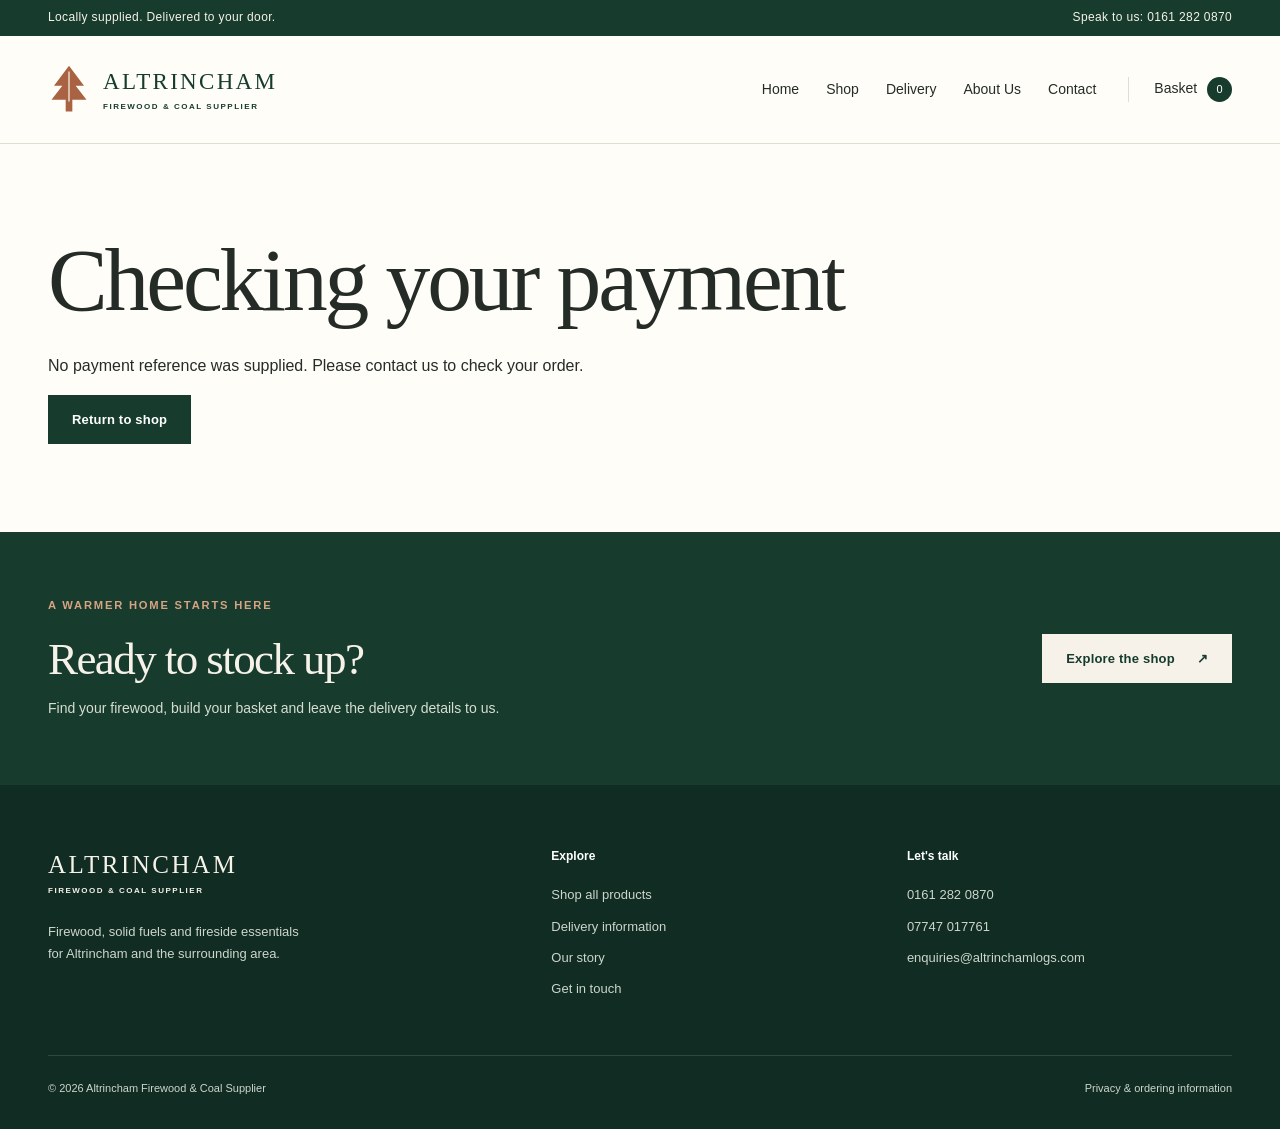
<file: payment-success.html>
<!doctype html><html lang="en-GB"><head><meta charset="utf-8"><meta name="viewport" content="width=device-width,initial-scale=1"><title>Enquiry Received | Altrincham Firewood & Coal</title><meta name="description" content="Thank you for your enquiry."><meta name="robots" content="noindex,nofollow"><meta name="theme-color" content="#173c2e"><meta property="og:title" content="Enquiry Received"><meta property="og:description" content="Thank you for your enquiry."><meta property="og:type" content="website"><link rel="icon" href="assets/mark.svg" type="image/svg+xml"><link rel="stylesheet" href="assets/style.css"><script type="application/ld+json">{"@context": "https://schema.org", "@type": "LocalBusiness", "name": "Altrincham Firewood & Coal Supplier", "telephone": "+441612820870", "email": "enquiries@altrinchamlogs.com", "areaServed": ["Altrincham", "Hale", "Bowdon", "Timperley", "Sale"], "@id": "https://logsforsalemanchester.co.uk/#business", "url": "https://logsforsalemanchester.co.uk/", "image": "https://logsforsalemanchester.co.uk/assets/wood-burner.webp", "logo": "https://logsforsalemanchester.co.uk/assets/mark.svg", "sameAs": ["https://www.altrinchamlogs.com/", "https://altrinchamlogs.co.uk/"]}</script><script src="assets/products.js" defer></script><script src="assets/app.js" defer></script></head><body><a class="skip" href="#main">Skip to content</a><div class="topbar"><span>Locally supplied. Delivered to your door.</span><a href="tel:01612820870">Speak to us: 0161 282 0870</a></div><header class="header"><a class="brand" href="index.html"><img src="assets/mark.svg" alt="" width="42" height="50"><span>ALTRINCHAM<small>FIREWOOD & COAL SUPPLIER</small></span></a><button class="menu-toggle" aria-expanded="false" aria-controls="nav">Menu <span aria-hidden="true">☰</span></button><nav id="nav" aria-label="Main navigation"><a href="index.html">Home</a><a href="shop.html">Shop</a><a href="delivery.html">Delivery</a><a href="about.html">About Us</a><a href="contact.html">Contact</a></nav><a class="basket-link" href="basket.html" aria-label="View basket">Basket <span class="basket-count">0</span></a></header><main id="main"><section class="container section"><h1>Checking your payment</h1><p id="payment-result" role="status">Please wait while we confirm your payment with Stripe.</p><a class="button" href="shop.html">Return to shop</a></section></main><script src="assets/payment-success.js" defer></script><section class="cta"><div><span class="eyebrow">A warmer home starts here</span><h2>Ready to stock up?</h2><p>Find your firewood, build your basket and leave the delivery details to us.</p></div><a class="button cream" href="shop.html">Explore the shop <span aria-hidden="true">↗</span></a></section><footer><div class="footer-grid"><div><a class="brand light" href="index.html">ALTRINCHAM<small>FIREWOOD & COAL SUPPLIER</small></a><p>Firewood, solid fuels and fireside essentials<br>for Altrincham and the surrounding area.</p></div><div><h3>Explore</h3><a href="shop.html">Shop all products</a><a href="delivery.html">Delivery information</a><a href="about.html">Our story</a><a href="contact.html">Get in touch</a></div><div><h3>Let's talk</h3><a href="tel:01612820870">0161 282 0870</a><a href="tel:07747017761">07747 017761</a><a href="mailto:enquiries@altrinchamlogs.com">enquiries@altrinchamlogs.com</a></div></div><div class="footer-bottom"><span>© 2026 Altrincham Firewood & Coal Supplier</span><a href="privacy.html">Privacy & ordering information</a></div></footer><div id="toast" role="status" aria-live="polite"></div></body></html>
</file>
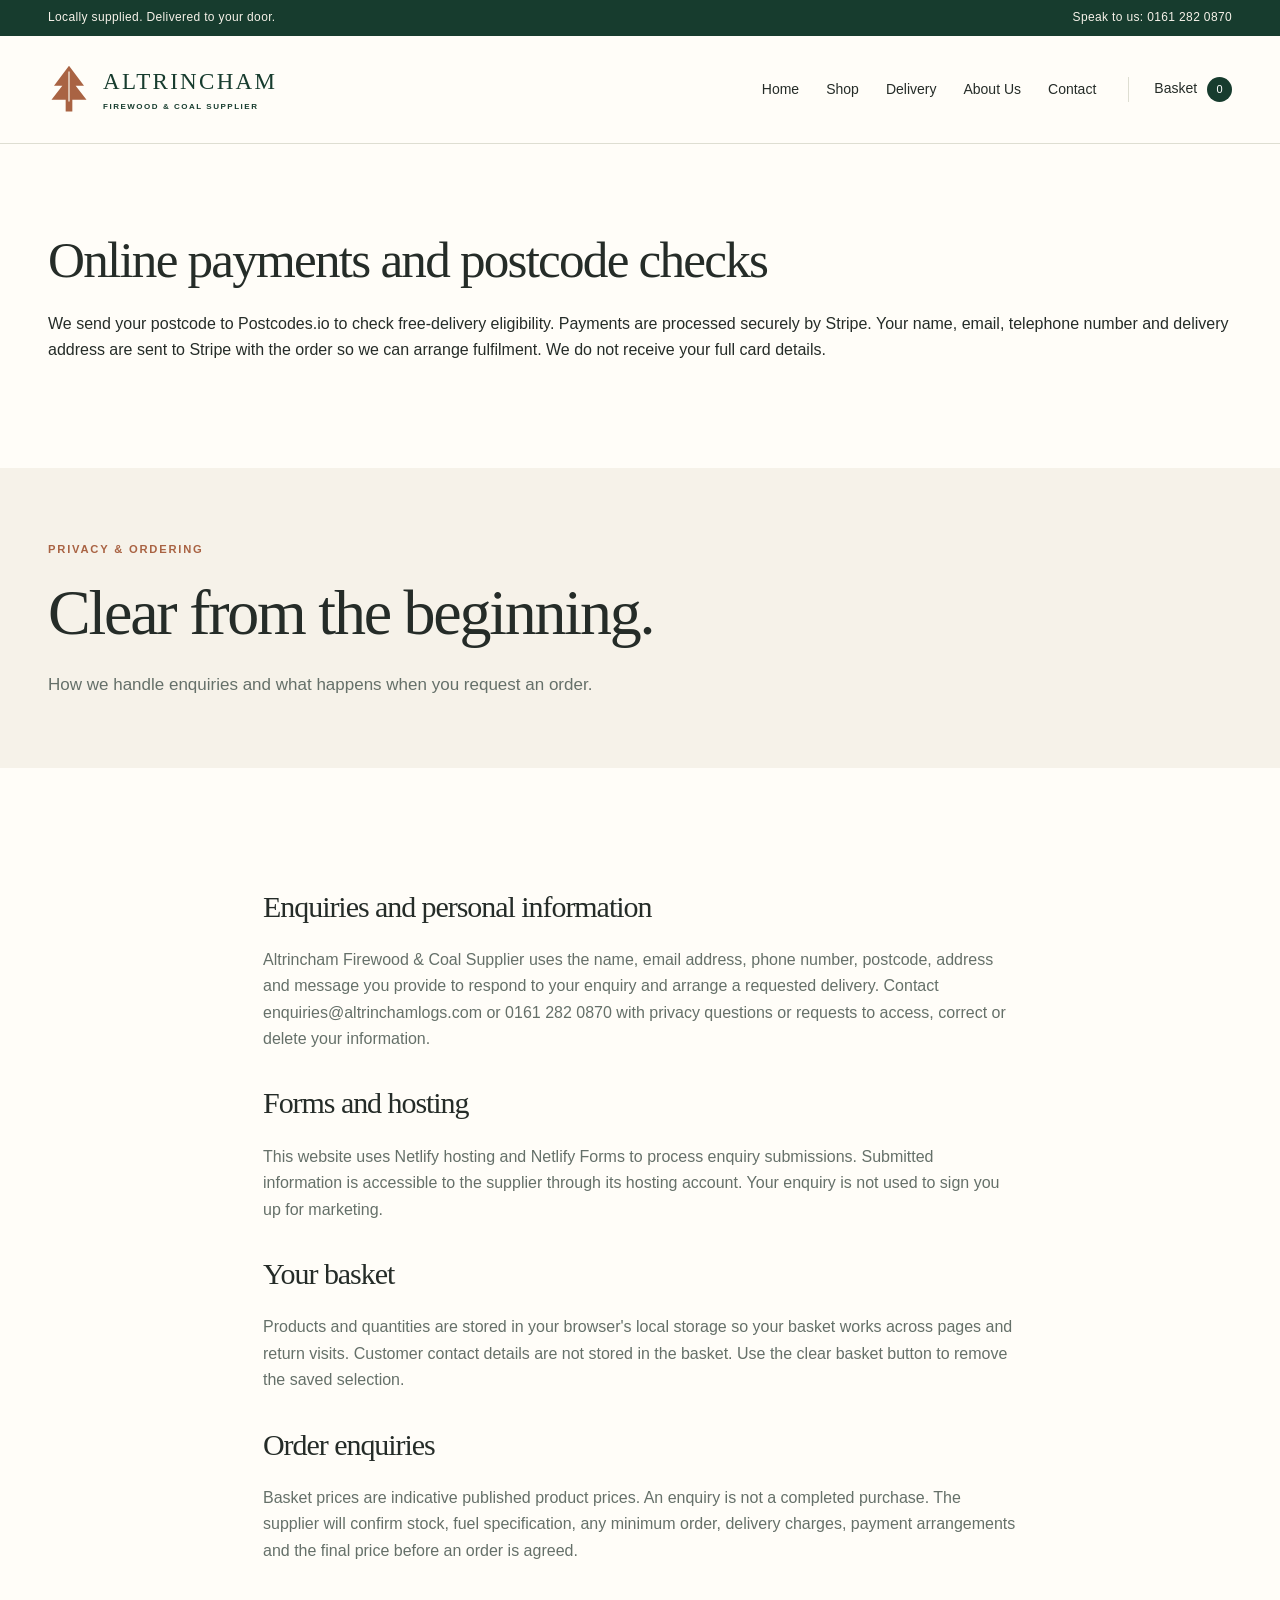
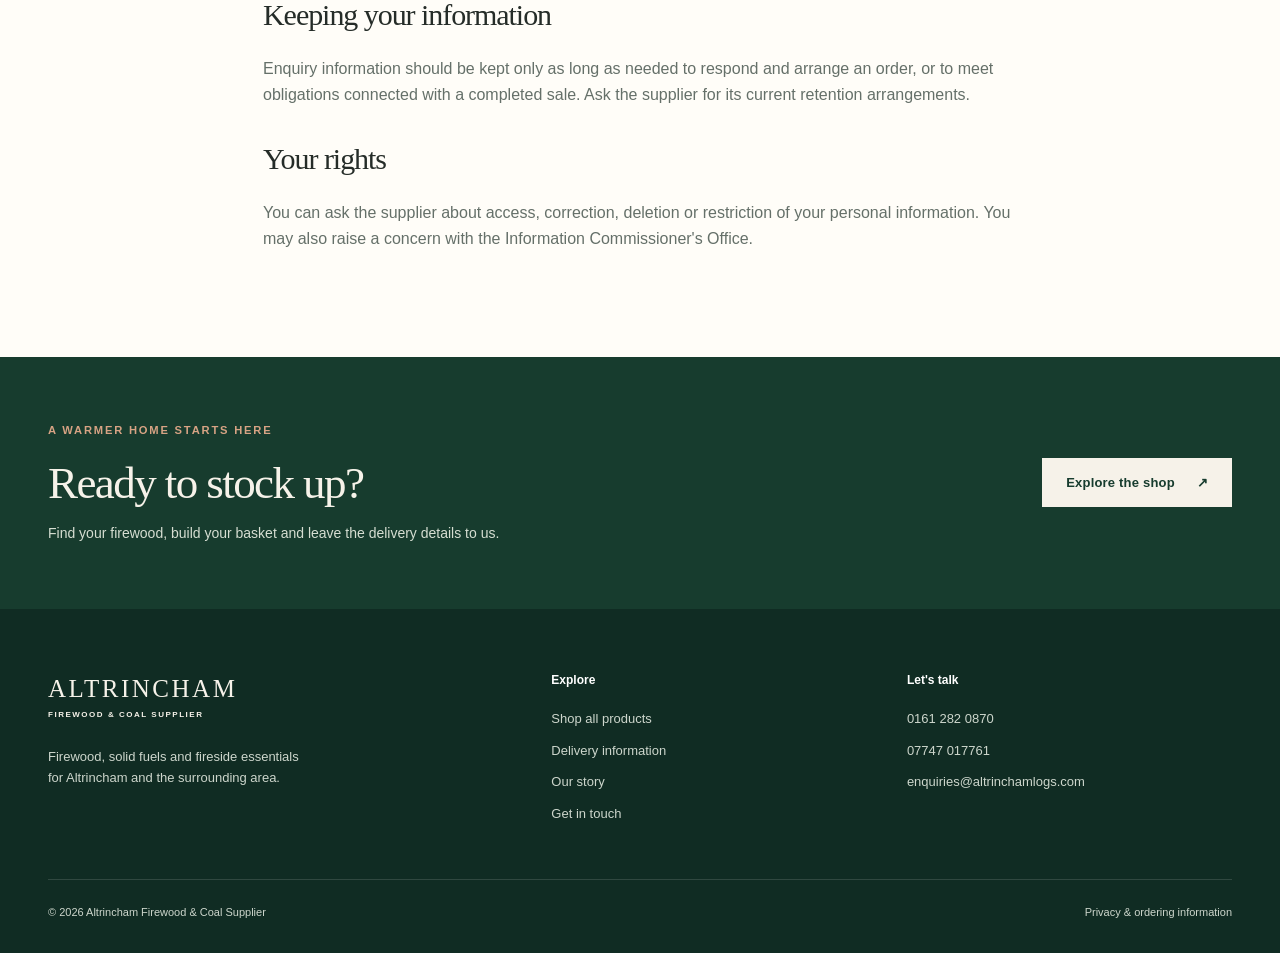
<file: privacy.html>
<!doctype html><html lang="en-GB"><head><meta charset="utf-8"><meta name="viewport" content="width=device-width,initial-scale=1"><title>Privacy & Ordering Information | Altrincham Firewood & Coal</title><meta name="description" content="Privacy information, basket storage and how order enquiries work."><meta name="robots" content="index,follow"><meta name="theme-color" content="#173c2e"><meta property="og:title" content="Privacy & Ordering Information"><meta property="og:description" content="Privacy information, basket storage and how order enquiries work."><meta property="og:type" content="website"><link rel="icon" href="assets/mark.svg" type="image/svg+xml"><link rel="stylesheet" href="assets/style.css"><script type="application/ld+json">{"@context": "https://schema.org", "@type": "LocalBusiness", "name": "Altrincham Firewood & Coal Supplier", "telephone": "+441612820870", "email": "enquiries@altrinchamlogs.com", "areaServed": ["Altrincham", "Hale", "Bowdon", "Timperley", "Sale"], "@id": "https://logsforsalemanchester.co.uk/#business", "url": "https://logsforsalemanchester.co.uk/", "image": "https://logsforsalemanchester.co.uk/assets/wood-burner.webp", "logo": "https://logsforsalemanchester.co.uk/assets/mark.svg", "sameAs": ["https://www.altrinchamlogs.com/", "https://altrinchamlogs.co.uk/"]}</script><script src="assets/products.js" defer></script><script src="assets/app.js" defer></script><link rel="canonical" href="https://logsforsalemanchester.co.uk/privacy.html"><meta property="og:url" content="https://logsforsalemanchester.co.uk/privacy.html"><meta property="og:image" content="https://logsforsalemanchester.co.uk/assets/wood-burner.webp"></head><body><a class="skip" href="#main">Skip to content</a><div class="topbar"><span>Locally supplied. Delivered to your door.</span><a href="tel:01612820870">Speak to us: 0161 282 0870</a></div><header class="header"><a class="brand" href="index.html"><img src="assets/mark.svg" alt="" width="42" height="50"><span>ALTRINCHAM<small>FIREWOOD & COAL SUPPLIER</small></span></a><button class="menu-toggle" aria-expanded="false" aria-controls="nav">Menu <span aria-hidden="true">☰</span></button><nav id="nav" aria-label="Main navigation"><a href="index.html">Home</a><a href="shop.html">Shop</a><a href="delivery.html">Delivery</a><a href="about.html">About Us</a><a href="contact.html">Contact</a></nav><a class="basket-link" href="basket.html" aria-label="View basket">Basket <span class="basket-count">0</span></a></header><main id="main"><section class="container section"><h2>Online payments and postcode checks</h2><p>We send your postcode to Postcodes.io to check free-delivery eligibility. Payments are processed securely by Stripe. Your name, email, telephone number and delivery address are sent to Stripe with the order so we can arrange fulfilment. We do not receive your full card details.</p></section><section class="page-hero"><div class="container"><p class="eyebrow">PRIVACY & ORDERING</p><h1>Clear from the beginning.</h1><p class="lead">How we handle enquiries and what happens when you request an order.</p></div></section><section class="container section prose"><h2>Enquiries and personal information</h2><p>Altrincham Firewood & Coal Supplier uses the name, email address, phone number, postcode, address and message you provide to respond to your enquiry and arrange a requested delivery. Contact enquiries@altrinchamlogs.com or 0161 282 0870 with privacy questions or requests to access, correct or delete your information.</p><h2>Forms and hosting</h2><p>This website uses Netlify hosting and Netlify Forms to process enquiry submissions. Submitted information is accessible to the supplier through its hosting account. Your enquiry is not used to sign you up for marketing.</p><h2>Your basket</h2><p>Products and quantities are stored in your browser's local storage so your basket works across pages and return visits. Customer contact details are not stored in the basket. Use the clear basket button to remove the saved selection.</p><h2>Order enquiries</h2><p>Basket prices are indicative published product prices. An enquiry is not a completed purchase. The supplier will confirm stock, fuel specification, any minimum order, delivery charges, payment arrangements and the final price before an order is agreed.</p><h2>Keeping your information</h2><p>Enquiry information should be kept only as long as needed to respond and arrange an order, or to meet obligations connected with a completed sale. Ask the supplier for its current retention arrangements.</p><h2>Your rights</h2><p>You can ask the supplier about access, correction, deletion or restriction of your personal information. You may also raise a concern with the Information Commissioner's Office.</p></section></main><section class="cta"><div><span class="eyebrow">A warmer home starts here</span><h2>Ready to stock up?</h2><p>Find your firewood, build your basket and leave the delivery details to us.</p></div><a class="button cream" href="shop.html">Explore the shop <span aria-hidden="true">↗</span></a></section><footer><div class="footer-grid"><div><a class="brand light" href="index.html">ALTRINCHAM<small>FIREWOOD & COAL SUPPLIER</small></a><p>Firewood, solid fuels and fireside essentials<br>for Altrincham and the surrounding area.</p></div><div><h3>Explore</h3><a href="shop.html">Shop all products</a><a href="delivery.html">Delivery information</a><a href="about.html">Our story</a><a href="contact.html">Get in touch</a></div><div><h3>Let's talk</h3><a href="tel:01612820870">0161 282 0870</a><a href="tel:07747017761">07747 017761</a><a href="mailto:enquiries@altrinchamlogs.com">enquiries@altrinchamlogs.com</a></div></div><div class="footer-bottom"><span>© 2026 Altrincham Firewood & Coal Supplier</span><a href="privacy.html">Privacy & ordering information</a></div></footer><div id="toast" role="status" aria-live="polite"></div></body></html>
</file>
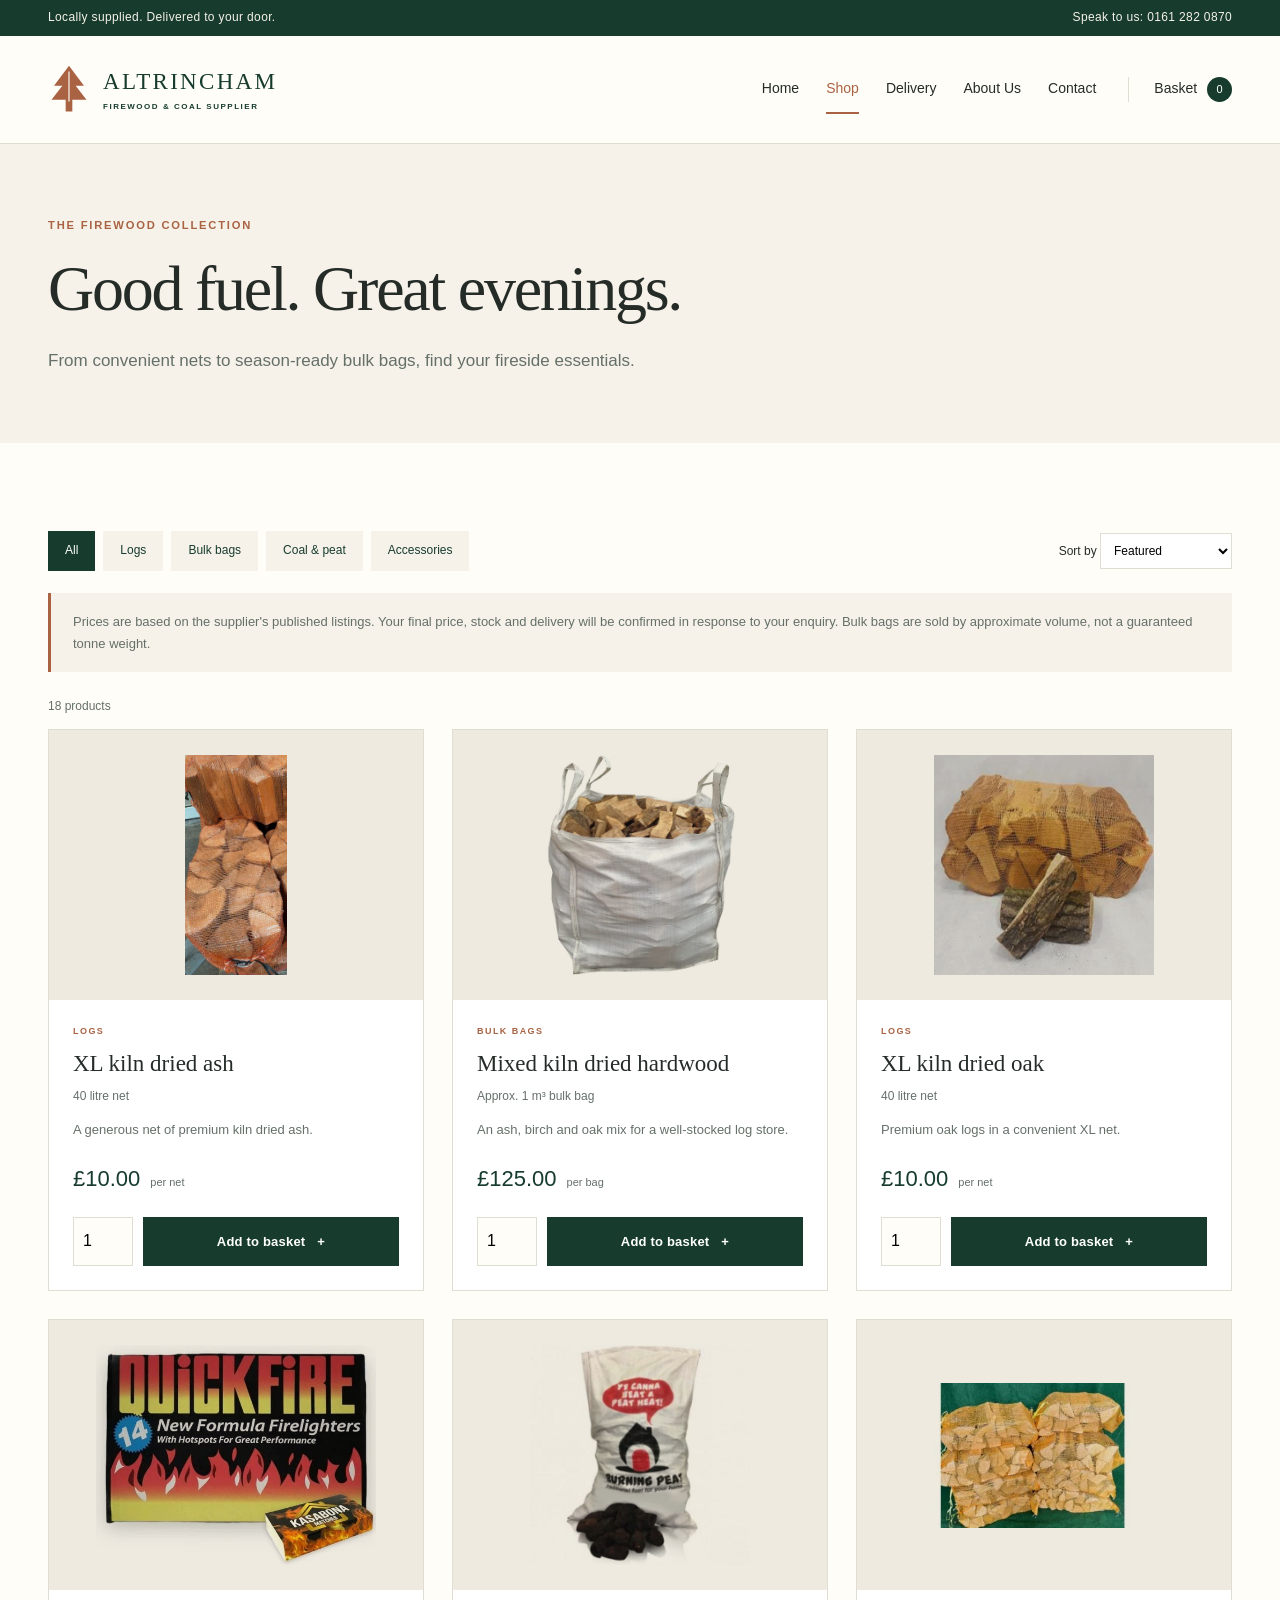
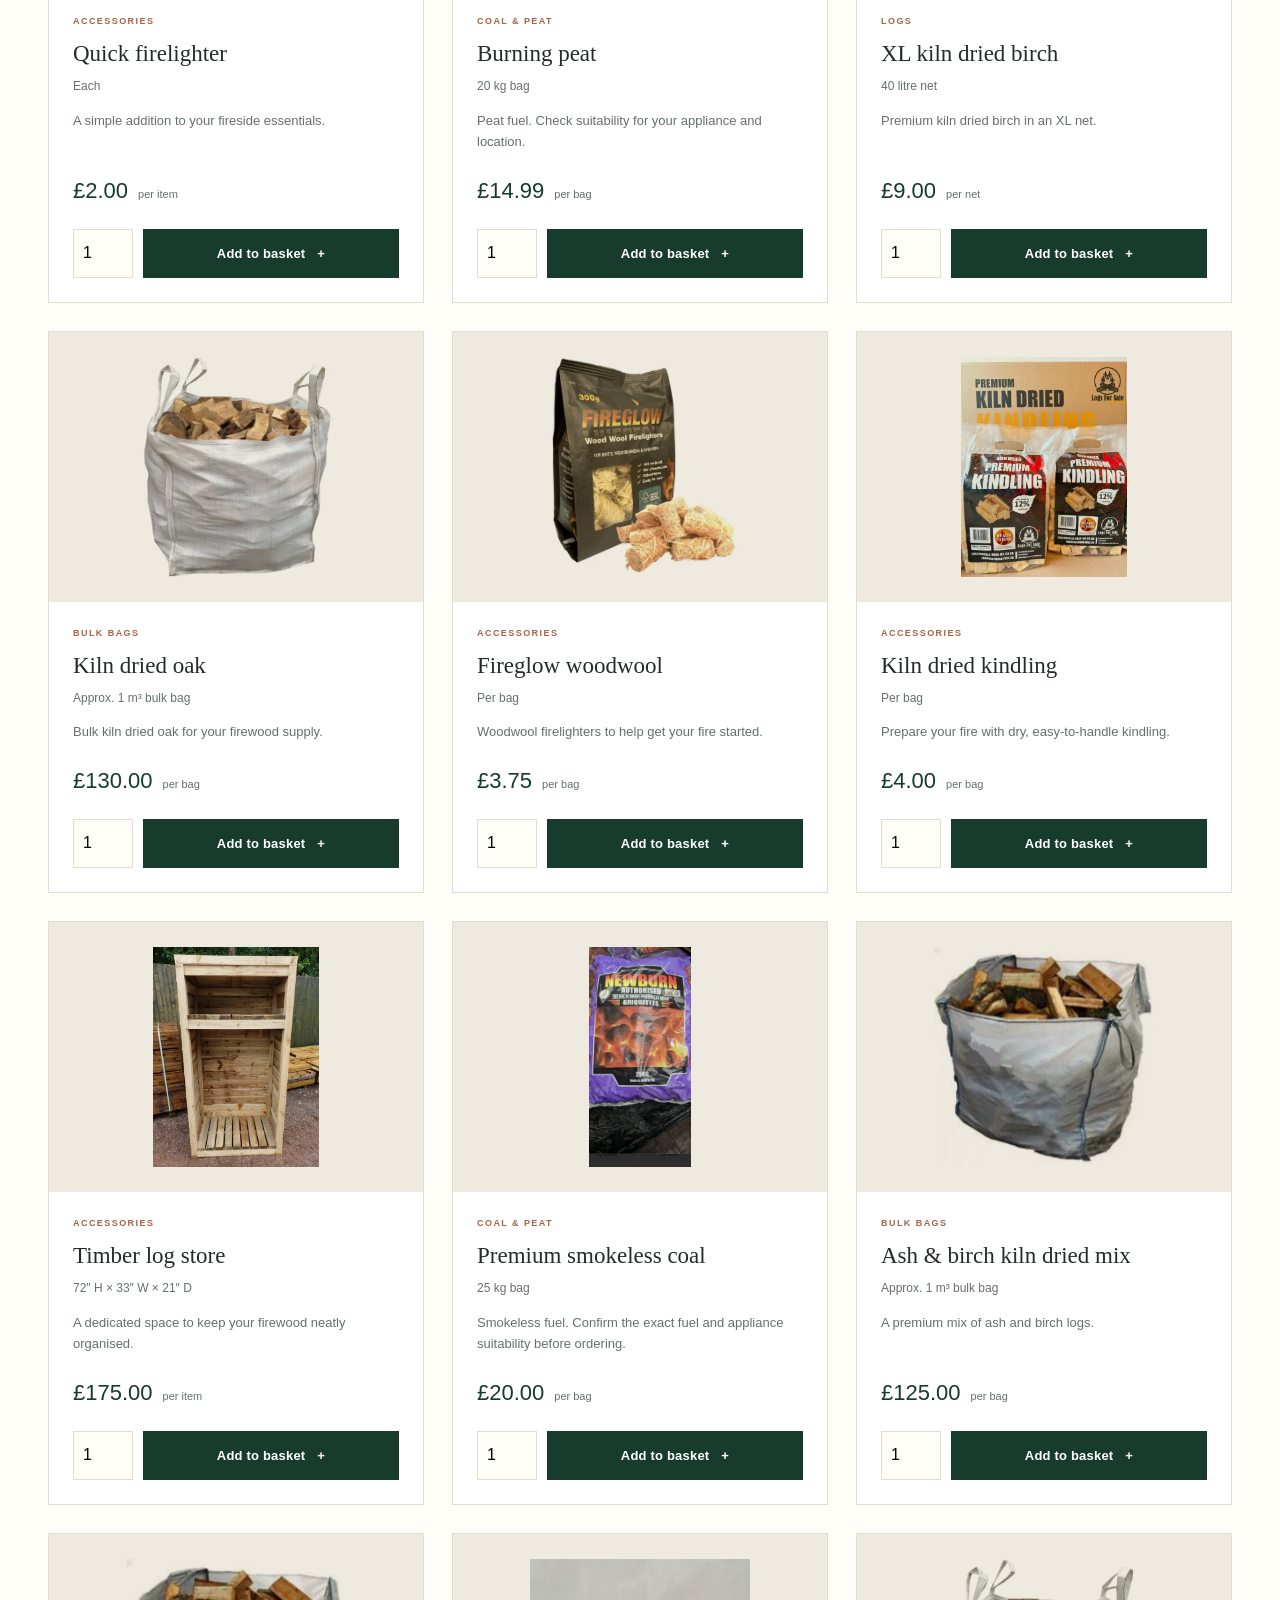
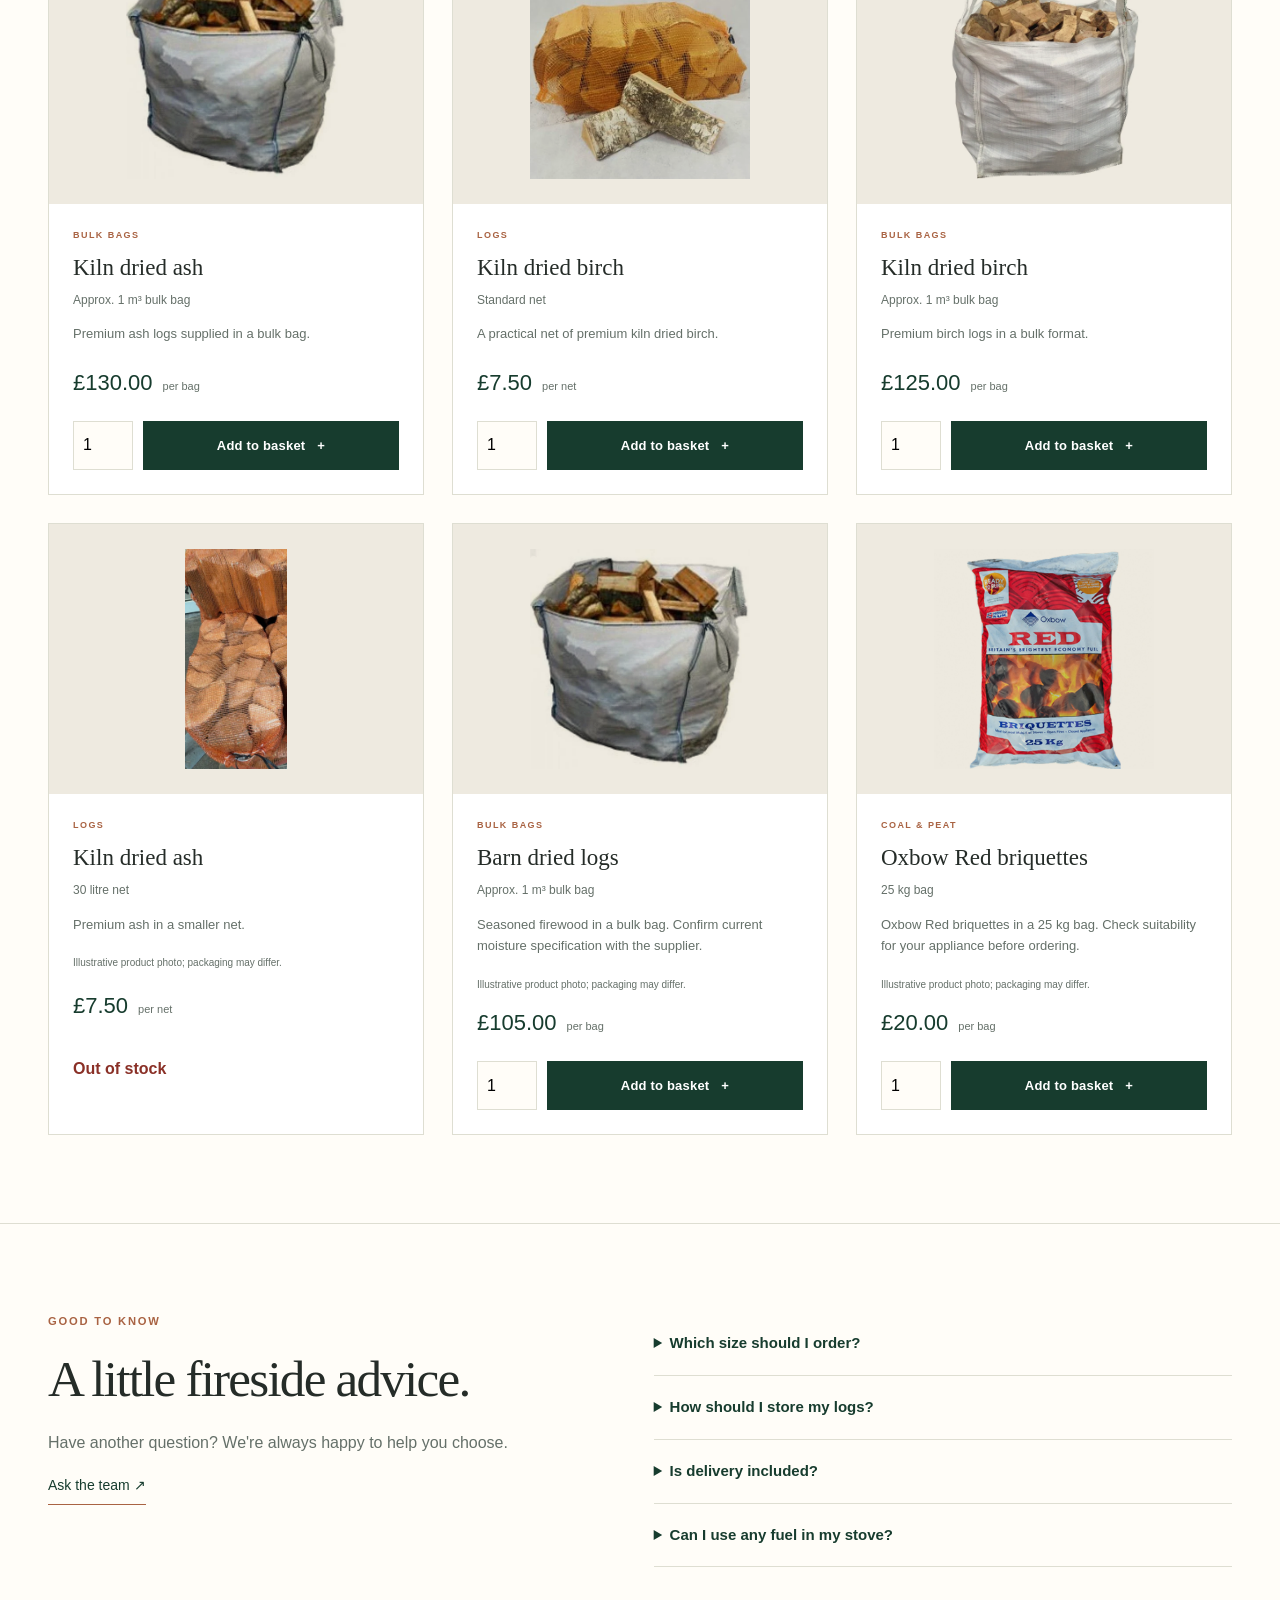
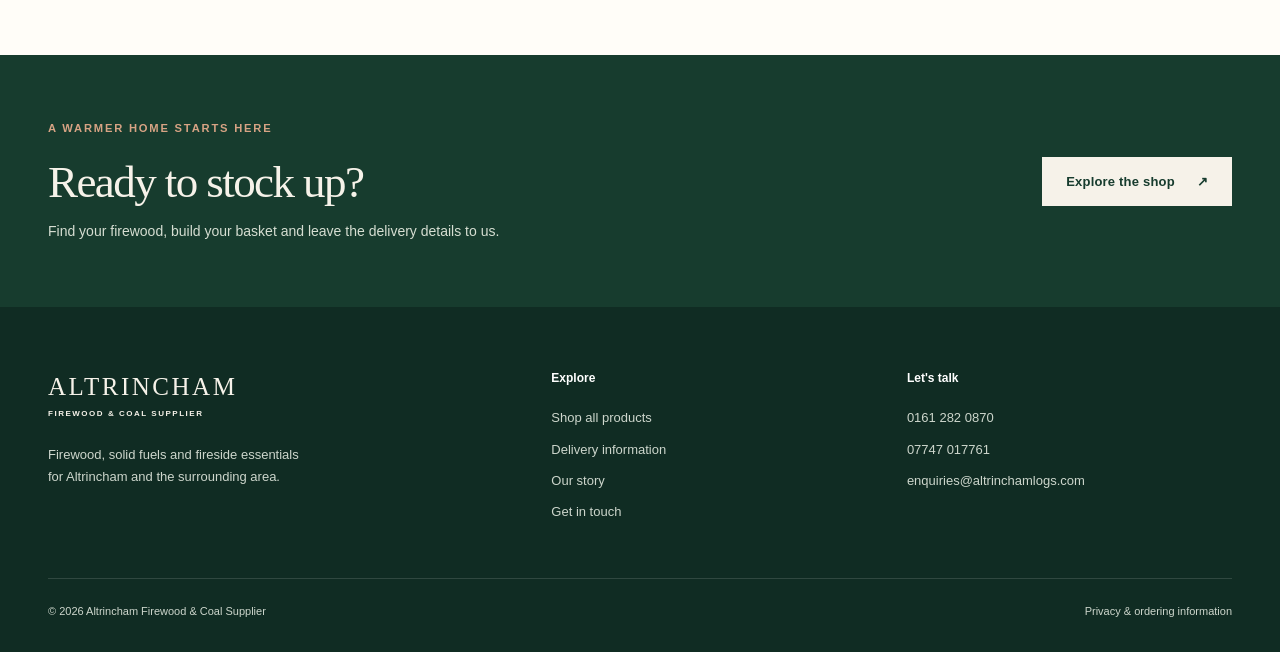
<file: shop.html>
<!doctype html><html lang="en-GB"><head><meta charset="utf-8"><meta name="viewport" content="width=device-width,initial-scale=1"><title>Shop Kiln Dried Logs &amp; Coal | Altrincham Firewood</title><meta name="description" content="Shop kiln dried ash, oak and birch logs, bulk firewood bags, smokeless coal and kindling. View prices and send an itemised Altrincham delivery enquiry."><meta name="robots" content="index,follow"><meta name="theme-color" content="#173c2e"><meta property="og:title" content="Shop Kiln Dried Logs &amp; Coal | Altrincham Firewood"><meta property="og:description" content="Shop kiln dried ash, oak and birch logs, bulk firewood bags, smokeless coal and kindling. View prices and send an itemised Altrincham delivery enquiry."><meta property="og:type" content="website"><link rel="icon" href="assets/mark.svg" type="image/svg+xml"><link rel="stylesheet" href="assets/style.css"><script type="application/ld+json">{"@context": "https://schema.org", "@type": "LocalBusiness", "name": "Altrincham Firewood & Coal Supplier", "telephone": "+441612820870", "email": "enquiries@altrinchamlogs.com", "areaServed": ["Altrincham", "Hale", "Bowdon", "Timperley", "Sale"], "@id": "https://logsforsalemanchester.co.uk/#business", "url": "https://logsforsalemanchester.co.uk/", "image": "https://logsforsalemanchester.co.uk/assets/wood-burner.webp", "logo": "https://logsforsalemanchester.co.uk/assets/mark.svg", "sameAs": ["https://www.altrinchamlogs.com/", "https://altrinchamlogs.co.uk/"]}</script><script src="assets/products.js" defer></script><script src="assets/app.js" defer></script><link rel="canonical" href="https://logsforsalemanchester.co.uk/shop.html"><meta property="og:url" content="https://logsforsalemanchester.co.uk/shop.html"><meta property="og:image" content="https://logsforsalemanchester.co.uk/assets/wood-burner.webp"><script type="application/ld+json">{"@context": "https://schema.org", "@type": "FAQPage", "mainEntity": [{"@type": "Question", "name": "Which size should I order?", "acceptedAnswer": {"@type": "Answer", "text": "Nets are easy to handle and suit smaller storage spaces. Bulk bags are convenient for larger supplies, but need vehicle access to the drop-off point. Check the listed volume for each product."}}, {"@type": "Question", "name": "How should I store my logs?", "acceptedAnswer": {"@type": "Answer", "text": "Keep logs sheltered from rain, raised off the ground and well ventilated. Store only what fits safely in your available space."}}, {"@type": "Question", "name": "Is delivery included?", "acceptedAnswer": {"@type": "Answer", "text": "The existing supplier advertises free local delivery, with a minimum of 20 nets for net orders. We'll confirm eligibility, any delivery charge and access requirements when responding to your enquiry."}}, {"@type": "Question", "name": "Can I use any fuel in my stove?", "acceptedAnswer": {"@type": "Answer", "text": "Follow your appliance manufacturer's guidance and the requirements for your location. Ask us to confirm the exact solid fuel before ordering. A smokeless description alone does not establish suitability for every appliance."}}]}</script><script type="application/ld+json">{"@context": "https://schema.org", "@type": "BreadcrumbList", "itemListElement": [{"@type": "ListItem", "position": 1, "name": "Home", "item": "https://logsforsalemanchester.co.uk/"}, {"@type": "ListItem", "position": 2, "name": "Shop", "item": "https://logsforsalemanchester.co.uk/shop.html"}]}</script></head><body><a class="skip" href="#main">Skip to content</a><div class="topbar"><span>Locally supplied. Delivered to your door.</span><a href="tel:01612820870">Speak to us: 0161 282 0870</a></div><header class="header"><a class="brand" href="index.html"><img src="assets/mark.svg" alt="" width="42" height="50"><span>ALTRINCHAM<small>FIREWOOD & COAL SUPPLIER</small></span></a><button class="menu-toggle" aria-expanded="false" aria-controls="nav">Menu <span aria-hidden="true">☰</span></button><nav id="nav" aria-label="Main navigation"><a href="index.html">Home</a><a href="shop.html" aria-current="page">Shop</a><a href="delivery.html">Delivery</a><a href="about.html">About Us</a><a href="contact.html">Contact</a></nav><a class="basket-link" href="basket.html" aria-label="View basket">Basket <span class="basket-count">0</span></a></header><main id="main"><section class="page-hero"><div class="container"><p class="eyebrow">THE FIREWOOD COLLECTION</p><h1>Good fuel. Great evenings.</h1><p class="lead">From convenient nets to season-ready bulk bags, find your fireside essentials.</p></div></section><section class="container section"><div class="shop-toolbar"><div class="filters" role="group" aria-label="Filter products"><button data-filter="All" aria-pressed="true">All</button><button data-filter="Logs" aria-pressed="false">Logs</button><button data-filter="Bulk bags" aria-pressed="false">Bulk bags</button><button data-filter="Coal & peat" aria-pressed="false">Coal & peat</button><button data-filter="Accessories" aria-pressed="false">Accessories</button></div><label>Sort by <select id="sort"><option value="default">Featured</option><option value="low">Price: low to high</option><option value="high">Price: high to low</option><option value="name">Name</option></select></label></div><p class="notice">Prices are based on the supplier's published listings. Your final price, stock and delivery will be confirmed in response to your enquiry. Bulk bags are sold by approximate volume, not a guaranteed tonne weight.</p><p id="product-count" class="muted">18 products</p><div class="products" id="catalog"><article class="product" data-category="Logs"><a class="product-image" href="shop.html#p0"><img src="assets/product-0.webp" alt="XL kiln dried ash 40 litre net" loading="lazy" width="480" height="420"></a><div class="product-body" id="p0"><span class="eyebrow">Logs</span><h3>XL kiln dried ash</h3><p class="unit">40 litre net</p><p class="product-description">A generous net of premium kiln dried ash.</p><div class="price-row"><strong>£10.00</strong><span>per net</span></div><div class="buy-row"><label class="sr-only" for="qty-p0">Quantity for XL kiln dried ash</label><input id="qty-p0" type="number" min="1" max="999" step="1" value="1" inputmode="numeric"><button class="button" data-add="p0">Add to basket <span aria-hidden="true">+</span></button></div></div></article><article class="product" data-category="Bulk bags"><a class="product-image" href="shop.html#p1"><img src="assets/product-1.webp" alt="Mixed kiln dried hardwood Approx. 1 m³ bulk bag" loading="lazy" width="480" height="420"></a><div class="product-body" id="p1"><span class="eyebrow">Bulk bags</span><h3>Mixed kiln dried hardwood</h3><p class="unit">Approx. 1 m³ bulk bag</p><p class="product-description">An ash, birch and oak mix for a well-stocked log store.</p><div class="price-row"><strong>£125.00</strong><span>per bag</span></div><div class="buy-row"><label class="sr-only" for="qty-p1">Quantity for Mixed kiln dried hardwood</label><input id="qty-p1" type="number" min="1" max="999" step="1" value="1" inputmode="numeric"><button class="button" data-add="p1">Add to basket <span aria-hidden="true">+</span></button></div></div></article><article class="product" data-category="Logs"><a class="product-image" href="shop.html#p2"><img src="assets/product-2.webp" alt="XL kiln dried oak 40 litre net" loading="lazy" width="480" height="420"></a><div class="product-body" id="p2"><span class="eyebrow">Logs</span><h3>XL kiln dried oak</h3><p class="unit">40 litre net</p><p class="product-description">Premium oak logs in a convenient XL net.</p><div class="price-row"><strong>£10.00</strong><span>per net</span></div><div class="buy-row"><label class="sr-only" for="qty-p2">Quantity for XL kiln dried oak</label><input id="qty-p2" type="number" min="1" max="999" step="1" value="1" inputmode="numeric"><button class="button" data-add="p2">Add to basket <span aria-hidden="true">+</span></button></div></div></article><article class="product" data-category="Accessories"><a class="product-image" href="shop.html#p4"><img src="assets/product-4.webp" alt="Quick firelighter Each" loading="lazy" width="480" height="420"></a><div class="product-body" id="p4"><span class="eyebrow">Accessories</span><h3>Quick firelighter</h3><p class="unit">Each</p><p class="product-description">A simple addition to your fireside essentials.</p><div class="price-row"><strong>£2.00</strong><span>per item</span></div><div class="buy-row"><label class="sr-only" for="qty-p4">Quantity for Quick firelighter</label><input id="qty-p4" type="number" min="1" max="999" step="1" value="1" inputmode="numeric"><button class="button" data-add="p4">Add to basket <span aria-hidden="true">+</span></button></div></div></article><article class="product" data-category="Coal &amp; peat"><a class="product-image" href="shop.html#p5"><img src="assets/product-5.webp" alt="Burning peat 20 kg bag" loading="lazy" width="480" height="420"></a><div class="product-body" id="p5"><span class="eyebrow">Coal &amp; peat</span><h3>Burning peat</h3><p class="unit">20 kg bag</p><p class="product-description">Peat fuel. Check suitability for your appliance and location.</p><div class="price-row"><strong>£14.99</strong><span>per bag</span></div><div class="buy-row"><label class="sr-only" for="qty-p5">Quantity for Burning peat</label><input id="qty-p5" type="number" min="1" max="999" step="1" value="1" inputmode="numeric"><button class="button" data-add="p5">Add to basket <span aria-hidden="true">+</span></button></div></div></article><article class="product" data-category="Logs"><a class="product-image" href="shop.html#p6"><img src="assets/product-6.webp" alt="XL kiln dried birch 40 litre net" loading="lazy" width="480" height="420"></a><div class="product-body" id="p6"><span class="eyebrow">Logs</span><h3>XL kiln dried birch</h3><p class="unit">40 litre net</p><p class="product-description">Premium kiln dried birch in an XL net.</p><div class="price-row"><strong>£9.00</strong><span>per net</span></div><div class="buy-row"><label class="sr-only" for="qty-p6">Quantity for XL kiln dried birch</label><input id="qty-p6" type="number" min="1" max="999" step="1" value="1" inputmode="numeric"><button class="button" data-add="p6">Add to basket <span aria-hidden="true">+</span></button></div></div></article><article class="product" data-category="Bulk bags"><a class="product-image" href="shop.html#p7"><img src="assets/product-7.webp" alt="Kiln dried oak Approx. 1 m³ bulk bag" loading="lazy" width="480" height="420"></a><div class="product-body" id="p7"><span class="eyebrow">Bulk bags</span><h3>Kiln dried oak</h3><p class="unit">Approx. 1 m³ bulk bag</p><p class="product-description">Bulk kiln dried oak for your firewood supply.</p><div class="price-row"><strong>£130.00</strong><span>per bag</span></div><div class="buy-row"><label class="sr-only" for="qty-p7">Quantity for Kiln dried oak</label><input id="qty-p7" type="number" min="1" max="999" step="1" value="1" inputmode="numeric"><button class="button" data-add="p7">Add to basket <span aria-hidden="true">+</span></button></div></div></article><article class="product" data-category="Accessories"><a class="product-image" href="shop.html#p8"><img src="assets/product-8.webp" alt="Fireglow woodwool Per bag" loading="lazy" width="480" height="420"></a><div class="product-body" id="p8"><span class="eyebrow">Accessories</span><h3>Fireglow woodwool</h3><p class="unit">Per bag</p><p class="product-description">Woodwool firelighters to help get your fire started.</p><div class="price-row"><strong>£3.75</strong><span>per bag</span></div><div class="buy-row"><label class="sr-only" for="qty-p8">Quantity for Fireglow woodwool</label><input id="qty-p8" type="number" min="1" max="999" step="1" value="1" inputmode="numeric"><button class="button" data-add="p8">Add to basket <span aria-hidden="true">+</span></button></div></div></article><article class="product" data-category="Accessories"><a class="product-image" href="shop.html#p9"><img src="assets/product-9.webp" alt="Kiln dried kindling Per bag" loading="lazy" width="480" height="420"></a><div class="product-body" id="p9"><span class="eyebrow">Accessories</span><h3>Kiln dried kindling</h3><p class="unit">Per bag</p><p class="product-description">Prepare your fire with dry, easy-to-handle kindling.</p><div class="price-row"><strong>£4.00</strong><span>per bag</span></div><div class="buy-row"><label class="sr-only" for="qty-p9">Quantity for Kiln dried kindling</label><input id="qty-p9" type="number" min="1" max="999" step="1" value="1" inputmode="numeric"><button class="button" data-add="p9">Add to basket <span aria-hidden="true">+</span></button></div></div></article><article class="product" data-category="Accessories"><a class="product-image" href="shop.html#p10"><img src="assets/product-10.webp" alt="Timber log store 72″ H × 33″ W × 21″ D" loading="lazy" width="480" height="420"></a><div class="product-body" id="p10"><span class="eyebrow">Accessories</span><h3>Timber log store</h3><p class="unit">72″ H × 33″ W × 21″ D</p><p class="product-description">A dedicated space to keep your firewood neatly organised.</p><div class="price-row"><strong>£175.00</strong><span>per item</span></div><div class="buy-row"><label class="sr-only" for="qty-p10">Quantity for Timber log store</label><input id="qty-p10" type="number" min="1" max="999" step="1" value="1" inputmode="numeric"><button class="button" data-add="p10">Add to basket <span aria-hidden="true">+</span></button></div></div></article><article class="product" data-category="Coal &amp; peat"><a class="product-image" href="shop.html#p11"><img src="assets/product-11.webp" alt="Premium smokeless coal 25 kg bag" loading="lazy" width="480" height="420"></a><div class="product-body" id="p11"><span class="eyebrow">Coal &amp; peat</span><h3>Premium smokeless coal</h3><p class="unit">25 kg bag</p><p class="product-description">Smokeless fuel. Confirm the exact fuel and appliance suitability before ordering.</p><div class="price-row"><strong>£20.00</strong><span>per bag</span></div><div class="buy-row"><label class="sr-only" for="qty-p11">Quantity for Premium smokeless coal</label><input id="qty-p11" type="number" min="1" max="999" step="1" value="1" inputmode="numeric"><button class="button" data-add="p11">Add to basket <span aria-hidden="true">+</span></button></div></div></article><article class="product" data-category="Bulk bags"><a class="product-image" href="shop.html#p12"><img src="assets/product-12.webp" alt="Ash &amp; birch kiln dried mix Approx. 1 m³ bulk bag" loading="lazy" width="480" height="420"></a><div class="product-body" id="p12"><span class="eyebrow">Bulk bags</span><h3>Ash &amp; birch kiln dried mix</h3><p class="unit">Approx. 1 m³ bulk bag</p><p class="product-description">A premium mix of ash and birch logs.</p><div class="price-row"><strong>£125.00</strong><span>per bag</span></div><div class="buy-row"><label class="sr-only" for="qty-p12">Quantity for Ash &amp; birch kiln dried mix</label><input id="qty-p12" type="number" min="1" max="999" step="1" value="1" inputmode="numeric"><button class="button" data-add="p12">Add to basket <span aria-hidden="true">+</span></button></div></div></article><article class="product" data-category="Bulk bags"><a class="product-image" href="shop.html#p13"><img src="assets/product-13.webp" alt="Kiln dried ash Approx. 1 m³ bulk bag" loading="lazy" width="480" height="420"></a><div class="product-body" id="p13"><span class="eyebrow">Bulk bags</span><h3>Kiln dried ash</h3><p class="unit">Approx. 1 m³ bulk bag</p><p class="product-description">Premium ash logs supplied in a bulk bag.</p><div class="price-row"><strong>£130.00</strong><span>per bag</span></div><div class="buy-row"><label class="sr-only" for="qty-p13">Quantity for Kiln dried ash</label><input id="qty-p13" type="number" min="1" max="999" step="1" value="1" inputmode="numeric"><button class="button" data-add="p13">Add to basket <span aria-hidden="true">+</span></button></div></div></article><article class="product" data-category="Logs"><a class="product-image" href="shop.html#p14"><img src="assets/product-14.webp" alt="Kiln dried birch Standard net" loading="lazy" width="480" height="420"></a><div class="product-body" id="p14"><span class="eyebrow">Logs</span><h3>Kiln dried birch</h3><p class="unit">Standard net</p><p class="product-description">A practical net of premium kiln dried birch.</p><div class="price-row"><strong>£7.50</strong><span>per net</span></div><div class="buy-row"><label class="sr-only" for="qty-p14">Quantity for Kiln dried birch</label><input id="qty-p14" type="number" min="1" max="999" step="1" value="1" inputmode="numeric"><button class="button" data-add="p14">Add to basket <span aria-hidden="true">+</span></button></div></div></article><article class="product" data-category="Bulk bags"><a class="product-image" href="shop.html#p15"><img src="assets/product-15.webp" alt="Kiln dried birch Approx. 1 m³ bulk bag" loading="lazy" width="480" height="420"></a><div class="product-body" id="p15"><span class="eyebrow">Bulk bags</span><h3>Kiln dried birch</h3><p class="unit">Approx. 1 m³ bulk bag</p><p class="product-description">Premium birch logs in a bulk format.</p><div class="price-row"><strong>£125.00</strong><span>per bag</span></div><div class="buy-row"><label class="sr-only" for="qty-p15">Quantity for Kiln dried birch</label><input id="qty-p15" type="number" min="1" max="999" step="1" value="1" inputmode="numeric"><button class="button" data-add="p15">Add to basket <span aria-hidden="true">+</span></button></div></div></article><article class="product" data-category="Logs"><a class="product-image" href="shop.html#p16"><img src="assets/product-0.webp" alt="Kiln dried ash 30 litre net" loading="lazy" width="480" height="420"></a><div class="product-body" id="p16"><span class="eyebrow">Logs</span><h3>Kiln dried ash</h3><p class="unit">30 litre net</p><p class="product-description">Premium ash in a smaller net.</p><p class="image-note">Illustrative product photo; packaging may differ.</p><div class="price-row"><strong>£7.50</strong><span>per net</span></div><p class="stock-status" role="status">Out of stock</p></div></article><article class="product" data-category="Bulk bags"><a class="product-image" href="shop.html#p17"><img src="assets/product-13.webp" alt="Barn dried logs Approx. 1 m³ bulk bag" loading="lazy" width="480" height="420"></a><div class="product-body" id="p17"><span class="eyebrow">Bulk bags</span><h3>Barn dried logs</h3><p class="unit">Approx. 1 m³ bulk bag</p><p class="product-description">Seasoned firewood in a bulk bag. Confirm current moisture specification with the supplier.</p><p class="image-note">Illustrative product photo; packaging may differ.</p><div class="price-row"><strong>£105.00</strong><span>per bag</span></div><div class="buy-row"><label class="sr-only" for="qty-p17">Quantity for Barn dried logs</label><input id="qty-p17" type="number" min="1" max="999" step="1" value="1" inputmode="numeric"><button class="button" data-add="p17">Add to basket <span aria-hidden="true">+</span></button></div></div></article><article class="product" data-category="Coal &amp; peat"><a class="product-image" href="shop.html#p18"><img src="assets/oxbow-red-25kg.webp" alt="Oxbow Red briquettes 25 kg bag" loading="lazy" width="480" height="420"></a><div class="product-body" id="p18"><span class="eyebrow">Coal &amp; peat</span><h3>Oxbow Red briquettes</h3><p class="unit">25 kg bag</p><p class="product-description">Oxbow Red briquettes in a 25 kg bag. Check suitability for your appliance before ordering.</p><p class="image-note">Illustrative product photo; packaging may differ.</p><div class="price-row"><strong>£20.00</strong><span>per bag</span></div><div class="buy-row"><label class="sr-only" for="qty-p18">Quantity for Oxbow Red briquettes</label><input id="qty-p18" type="number" min="1" max="999" step="1" value="1" inputmode="numeric"><button class="button" data-add="p18">Add to basket <span aria-hidden="true">+</span></button></div></div></article></div><noscript><p>To add products to the basket, enable JavaScript or call 0161 282 0870 to order.</p></noscript></section><section class="container section faq"><div><span class="eyebrow">Good to know</span><h2>A little fireside advice.</h2><p>Have another question? We're always happy to help you choose.</p><a class="text-link" href="contact.html">Ask the team ↗</a></div><div><details><summary>Which size should I order?</summary><p>Nets are easy to handle and suit smaller storage spaces. Bulk bags are convenient for larger supplies, but need vehicle access to the drop-off point. Check the listed volume for each product.</p></details><details><summary>How should I store my logs?</summary><p>Keep logs sheltered from rain, raised off the ground and well ventilated. Store only what fits safely in your available space.</p></details><details><summary>Is delivery included?</summary><p>The existing supplier advertises free local delivery, with a minimum of 20 nets for net orders. We'll confirm eligibility, any delivery charge and access requirements when responding to your enquiry.</p></details><details><summary>Can I use any fuel in my stove?</summary><p>Follow your appliance manufacturer's guidance and the requirements for your location. Ask us to confirm the exact solid fuel before ordering. A smokeless description alone does not establish suitability for every appliance.</p></details></div></section></main><section class="cta"><div><span class="eyebrow">A warmer home starts here</span><h2>Ready to stock up?</h2><p>Find your firewood, build your basket and leave the delivery details to us.</p></div><a class="button cream" href="shop.html">Explore the shop <span aria-hidden="true">↗</span></a></section><footer><div class="footer-grid"><div><a class="brand light" href="index.html">ALTRINCHAM<small>FIREWOOD & COAL SUPPLIER</small></a><p>Firewood, solid fuels and fireside essentials<br>for Altrincham and the surrounding area.</p></div><div><h3>Explore</h3><a href="shop.html">Shop all products</a><a href="delivery.html">Delivery information</a><a href="about.html">Our story</a><a href="contact.html">Get in touch</a></div><div><h3>Let's talk</h3><a href="tel:01612820870">0161 282 0870</a><a href="tel:07747017761">07747 017761</a><a href="mailto:enquiries@altrinchamlogs.com">enquiries@altrinchamlogs.com</a></div></div><div class="footer-bottom"><span>© 2026 Altrincham Firewood & Coal Supplier</span><a href="privacy.html">Privacy & ordering information</a></div></footer><div id="toast" role="status" aria-live="polite"></div></body></html>
</file>
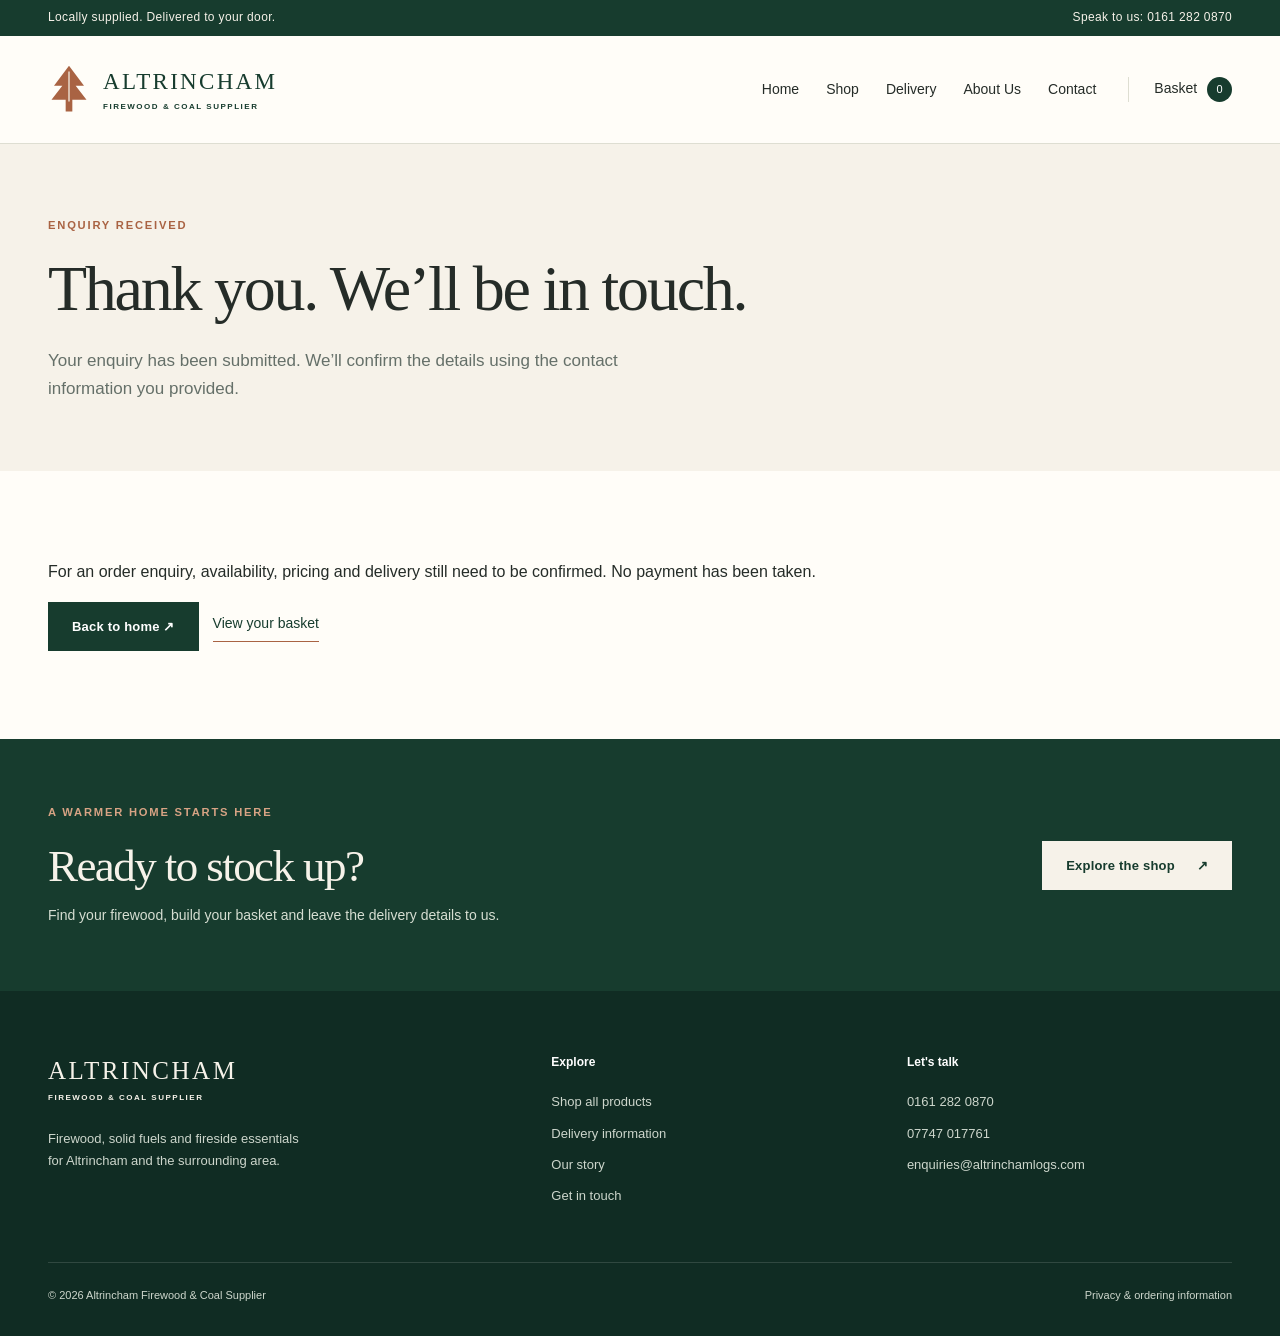
<file: thank-you.html>
<!doctype html><html lang="en-GB"><head><meta charset="utf-8"><meta name="viewport" content="width=device-width,initial-scale=1"><title>Enquiry Received | Altrincham Firewood & Coal</title><meta name="description" content="Thank you for your enquiry."><meta name="robots" content="noindex,nofollow"><meta name="theme-color" content="#173c2e"><meta property="og:title" content="Enquiry Received"><meta property="og:description" content="Thank you for your enquiry."><meta property="og:type" content="website"><link rel="icon" href="assets/mark.svg" type="image/svg+xml"><link rel="stylesheet" href="assets/style.css"><script type="application/ld+json">{"@context": "https://schema.org", "@type": "LocalBusiness", "name": "Altrincham Firewood & Coal Supplier", "telephone": "+441612820870", "email": "enquiries@altrinchamlogs.com", "areaServed": ["Altrincham", "Hale", "Bowdon", "Timperley", "Sale"], "@id": "https://logsforsalemanchester.co.uk/#business", "url": "https://logsforsalemanchester.co.uk/", "image": "https://logsforsalemanchester.co.uk/assets/wood-burner.webp", "logo": "https://logsforsalemanchester.co.uk/assets/mark.svg", "sameAs": ["https://www.altrinchamlogs.com/", "https://altrinchamlogs.co.uk/"]}</script><script src="assets/products.js" defer></script><script src="assets/app.js" defer></script></head><body><a class="skip" href="#main">Skip to content</a><div class="topbar"><span>Locally supplied. Delivered to your door.</span><a href="tel:01612820870">Speak to us: 0161 282 0870</a></div><header class="header"><a class="brand" href="index.html"><img src="assets/mark.svg" alt="" width="42" height="50"><span>ALTRINCHAM<small>FIREWOOD & COAL SUPPLIER</small></span></a><button class="menu-toggle" aria-expanded="false" aria-controls="nav">Menu <span aria-hidden="true">☰</span></button><nav id="nav" aria-label="Main navigation"><a href="index.html">Home</a><a href="shop.html">Shop</a><a href="delivery.html">Delivery</a><a href="about.html">About Us</a><a href="contact.html">Contact</a></nav><a class="basket-link" href="basket.html" aria-label="View basket">Basket <span class="basket-count">0</span></a></header><main id="main"><section class="page-hero"><div class="container"><p class="eyebrow">ENQUIRY RECEIVED</p><h1>Thank you. We’ll be in touch.</h1><p class="lead">Your enquiry has been submitted. We’ll confirm the details using the contact information you provided.</p></div></section><section class="container section"><p>For an order enquiry, availability, pricing and delivery still need to be confirmed. No payment has been taken.</p><div class="actions"><a class="button" href="index.html">Back to home ↗</a><a class="text-link" href="basket.html">View your basket</a></div></section></main><section class="cta"><div><span class="eyebrow">A warmer home starts here</span><h2>Ready to stock up?</h2><p>Find your firewood, build your basket and leave the delivery details to us.</p></div><a class="button cream" href="shop.html">Explore the shop <span aria-hidden="true">↗</span></a></section><footer><div class="footer-grid"><div><a class="brand light" href="index.html">ALTRINCHAM<small>FIREWOOD & COAL SUPPLIER</small></a><p>Firewood, solid fuels and fireside essentials<br>for Altrincham and the surrounding area.</p></div><div><h3>Explore</h3><a href="shop.html">Shop all products</a><a href="delivery.html">Delivery information</a><a href="about.html">Our story</a><a href="contact.html">Get in touch</a></div><div><h3>Let's talk</h3><a href="tel:01612820870">0161 282 0870</a><a href="tel:07747017761">07747 017761</a><a href="mailto:enquiries@altrinchamlogs.com">enquiries@altrinchamlogs.com</a></div></div><div class="footer-bottom"><span>© 2026 Altrincham Firewood & Coal Supplier</span><a href="privacy.html">Privacy & ordering information</a></div></footer><div id="toast" role="status" aria-live="polite"></div></body></html>
</file>
<file: assets/style.css>
:root{--green:#173c2e;--deep:#102c23;--cream:#f6f2e9;--paper:#fffdf8;--ink:#252c28;--copper:#a96343;--line:#deded2;--muted:#657069}*{box-sizing:border-box}body{margin:0;background:var(--paper);color:var(--ink);font-family:Arial,Helvetica,sans-serif;font-size:16px;line-height:1.65}h1,h2,h3,p{margin-top:0}h1,h2{font-family:Georgia,'Times New Roman',serif;font-weight:400;line-height:1.08;letter-spacing:-.035em}h1{font-size:clamp(3rem,7vw,6rem);margin-bottom:24px}h2{font-size:clamp(2.25rem,4vw,3.7rem);margin-bottom:24px}h3{font-size:1.25rem;line-height:1.3}a{color:inherit;text-decoration:none}button,input,textarea,select{font:inherit}button,a,input,textarea,select,summary{-webkit-tap-highlight-color:transparent}button{cursor:pointer}a:hover{text-decoration:underline;text-underline-offset:5px}button:focus-visible,a:focus-visible,input:focus-visible,textarea:focus-visible,select:focus-visible,summary:focus-visible{outline:3px solid var(--copper);outline-offset:4px}img{max-width:100%;display:block}button{border:0}button:disabled{opacity:.55;cursor:wait}.container{max-width:1280px;margin:auto;padding-left:48px;padding-right:48px}.section{padding-top:88px;padding-bottom:88px}.eyebrow{text-transform:uppercase;letter-spacing:.16em;font-size:.7rem;font-weight:700;color:var(--copper);display:block;margin-bottom:20px}.topbar{background:var(--green);color:var(--cream);display:flex;justify-content:space-between;padding:8px 48px;font-size:12px;letter-spacing:.03em}.header{height:108px;padding:0 48px;display:flex;align-items:center;gap:32px;background:var(--paper);position:relative;z-index:10;border-bottom:1px solid var(--line)}.brand{display:flex;align-items:center;gap:13px;font-family:Georgia,serif;font-size:23px;letter-spacing:.1em;line-height:1.3;color:var(--green);text-decoration:none!important}.brand small{display:block;font-family:Arial,sans-serif;font-size:8px;letter-spacing:.19em;font-weight:600;margin-top:5px}.header nav{display:flex;gap:27px;margin-left:auto;font-size:14px}.header nav a{padding:12px 0}.header nav a[aria-current]{color:var(--copper);border-bottom:2px solid var(--copper)}.basket-link{border-left:1px solid var(--line);padding-left:25px;white-space:nowrap;font-size:14px}.basket-count{display:inline-flex;align-items:center;justify-content:center;width:25px;height:25px;margin-left:6px;background:var(--green);border-radius:50%;color:white;font-size:11px}.menu-toggle{display:none}.hero{min-height:640px;position:relative;display:flex;align-items:center;overflow:hidden;color:white;background:var(--deep)}.hero>img{position:absolute;inset:0;width:100%;height:100%;object-fit:cover;object-position:center 60%}.hero-shade{position:absolute;inset:0;background:linear-gradient(90deg,rgba(12,30,23,.91) 0%,rgba(12,30,23,.66) 45%,rgba(12,30,23,.1) 100%)}.hero-content{position:relative;max-width:1280px;width:100%;margin:auto;padding:70px 48px}.hero .eyebrow{color:#dfad83}.hero h1{font-size:clamp(4rem,7.5vw,7rem);max-width:650px;margin-bottom:28px}.hero p:not(.eyebrow){font-size:18px;line-height:1.8;color:#e8e7de}.hero-note{font-size:10px;letter-spacing:.14em;margin-top:48px;color:#dfdfd4}.hero-caption{position:absolute;right:35px;bottom:27px;font-family:Georgia,serif;font-style:italic;color:#eee3d2}.actions{display:flex;align-items:center;gap:14px;flex-wrap:wrap}.button{display:inline-flex;align-items:center;justify-content:center;gap:22px;background:var(--green);color:white;min-height:49px;padding:13px 23px;font-weight:600;font-size:13px;letter-spacing:.015em;border:1px solid transparent;transition:background .2s,transform .2s;text-decoration:none!important}.button:hover{background:var(--deep);transform:translateY(-1px)}.button.copper{background:var(--copper)}.button.copper:hover{background:#8d4f32}.button.outline{border-color:#b3b9ac;background:transparent}.button.outline:hover{background:#ffffff14}.button.cream{background:var(--cream);color:var(--green)}.benefits{display:flex;justify-content:space-around;padding:26px 48px;border-bottom:1px solid var(--line);background:var(--cream);font-size:12px;color:var(--copper);gap:24px}.benefits strong{color:var(--green);font-size:13px;letter-spacing:.03em;margin-left:16px;font-weight:500}.section-head{display:flex;align-items:end;justify-content:space-between;gap:25px;margin-bottom:35px}.section-head h2{margin-bottom:0}.text-link{font-size:14px;color:var(--green);display:inline-block;border-bottom:1px solid var(--copper);padding-bottom:6px;white-space:nowrap}.products{display:grid;grid-template-columns:repeat(3,minmax(0,1fr));gap:28px}.product{border:1px solid var(--line);background:white;display:flex;flex-direction:column;transition:box-shadow .25s}.product:hover{box-shadow:0 10px 30px #183d2e12}.product-image{display:block;background:#eeeae0;height:270px;padding:25px;overflow:hidden}.product-image img{width:100%;height:100%;object-fit:contain;mix-blend-mode:multiply}.product-body{padding:24px;display:flex;flex-direction:column;flex:1;scroll-margin-top:20px}.product .eyebrow{margin-bottom:10px;font-size:9px}.product h3{font-family:Georgia,serif;font-size:23px;font-weight:400;margin-bottom:8px}.unit{font-size:12px;color:var(--muted);margin-bottom:13px}.product-description{font-size:13px;color:var(--muted);margin-bottom:20px}.price-row{display:flex;gap:10px;align-items:baseline;margin-top:auto;margin-bottom:20px}.price-row strong{font-size:22px;font-weight:500;color:var(--green)}.price-row span{font-size:11px;color:var(--muted)}.buy-row{display:flex;gap:10px}.buy-row input{width:60px;padding:9px;border:1px solid var(--line);background:var(--paper)}.buy-row .button{flex:1;padding:11px;gap:12px}.story-split{display:grid;grid-template-columns:1fr 1fr;background:var(--cream)}.story-image img{width:100%;height:100%;min-height:530px;object-fit:cover}.story-copy{padding:80px 70px}.story-copy p{color:var(--muted);max-width:470px}.steps{display:grid;grid-template-columns:repeat(3,1fr);gap:48px}.steps>div{border-top:1px solid var(--line);padding-top:25px}.steps span{font-family:Georgia,serif;font-size:37px;color:var(--copper);display:block;margin-bottom:20px}.steps h3{color:var(--green)}.steps p{font-size:14px;color:var(--muted)}.faq{display:grid;grid-template-columns:1fr 1.1fr;gap:80px;border-top:1px solid var(--line)}.faq p{color:var(--muted)}details{border-bottom:1px solid var(--line);padding:19px 0}summary{cursor:pointer;font-size:15px;color:var(--green);font-weight:600}details p{font-size:14px;margin:14px 0 0}.cta{background:var(--green);color:var(--cream);padding:64px max(48px,calc((100vw - 1184px)/2));display:flex;align-items:center;justify-content:space-between;gap:40px}.cta .eyebrow{color:#d7a384}.cta h2{font-size:45px;margin-bottom:14px}.cta p{font-size:14px;margin:0;color:#d6ded2}footer{background:var(--deep);color:#cdd6cc;padding:64px 48px 22px}.footer-grid{max-width:1184px;margin:auto;display:grid;grid-template-columns:1.5fr 1fr 1.1fr;gap:60px}.brand.light{display:block;color:var(--cream);margin-bottom:25px}footer p,footer a{font-size:13px}footer .brand{font-size:25px}footer h3{font-size:12px;color:white;margin-bottom:20px}footer a:not(.brand){display:block;margin-bottom:10px}.footer-bottom{max-width:1184px;margin:45px auto 0;padding-top:23px;border-top:1px solid #ffffff22;display:flex;justify-content:space-between;font-size:11px}.footer-bottom a{font-size:11px}.page-hero{background:var(--cream);padding:72px 0 68px}.page-hero h1{font-size:clamp(3rem,5vw,5rem);max-width:900px}.lead{max-width:650px;color:var(--muted);font-size:17px;margin-bottom:0}.shop-toolbar{display:flex;justify-content:space-between;align-items:center;gap:20px;flex-wrap:wrap;margin-bottom:22px}.filters{display:flex;gap:8px;flex-wrap:wrap}.filters button{background:var(--cream);padding:10px 17px;font-size:12px;color:var(--green)}.filters button[aria-pressed=true]{background:var(--green);color:white}.shop-toolbar label{font-size:12px}.shop-toolbar select{border:1px solid var(--line);background:white;padding:9px;font-size:12px}.notice{border-left:3px solid var(--copper);background:var(--cream);padding:18px 22px;font-size:13px;color:var(--muted);margin-bottom:25px}.muted{color:var(--muted);font-size:12px}.two-col{display:grid;grid-template-columns:1fr 1fr;gap:80px;align-items:start}.two-col p{color:var(--muted)}.cream-panel{background:var(--cream);padding:38px}.cream-panel h3{font-family:Georgia,serif;font-size:28px;font-weight:400;color:var(--green)}ul{padding-left:20px}li{padding-bottom:12px;font-size:14px;color:var(--muted)}.area-tags{display:flex;flex-wrap:wrap;gap:8px;margin:30px 0}.area-tags span{border:1px solid var(--line);padding:8px 13px;font-size:13px}.green-section{background:var(--green);color:var(--cream);padding:85px 0}.green-section .eyebrow{color:#d7a384}.green-section p{color:#d4dbd3}.green-section h3{margin-top:30px}.green-section h3:first-child{margin-top:0}.rounded-photo{height:560px;width:100%;object-fit:cover}.values{border-top:1px solid var(--line)}.contact-detail{border-bottom:1px solid var(--line);padding:20px 0}.contact-detail small{display:block;font-size:10px;letter-spacing:.16em;color:var(--copper);margin-bottom:7px}.contact-detail a{font-family:Georgia,serif;font-size:clamp(18px,2vw,27px);overflow-wrap:anywhere}.contact-info>p:last-child{margin-top:25px}.enquiry-form label{display:block;font-size:12px;font-weight:600;margin-bottom:20px;color:var(--green)}.enquiry-form input:not([type=checkbox]),.enquiry-form textarea{display:block;width:100%;border:1px solid #d4d8cd;background:var(--paper);padding:12px;margin-top:7px;border-radius:0;color:var(--ink);font-weight:400}.enquiry-form textarea{resize:vertical}.form-grid{display:grid;grid-template-columns:1fr 1fr;gap:0 20px}.enquiry-form label.consent{display:flex;gap:12px;align-items:start;font-weight:400;line-height:1.6}.consent input{margin-top:4px;width:18px;height:18px;flex-shrink:0;accent-color:var(--green)}.consent a{text-decoration:underline}.honeypot{display:none}.basket-layout{display:grid;grid-template-columns:1.7fr 1fr;gap:60px;margin-bottom:70px}.basket-item{display:grid;grid-template-columns:90px 1fr auto;gap:20px;align-items:center;border-bottom:1px solid var(--line);padding:25px 0}.basket-item img{width:90px;height:100px;object-fit:contain;background:var(--cream)}.basket-item h3{font-family:Georgia,serif;margin:0 0 5px;font-size:20px;font-weight:400}.basket-item p{font-size:12px;color:var(--muted);margin:0 0 10px}.basket-item input{width:65px;padding:8px;border:1px solid var(--line)}.remove{background:transparent;text-decoration:underline;color:var(--muted);font-size:11px;margin-left:10px}.item-total{font-size:16px;font-weight:600;color:var(--green)}.totals{position:sticky;top:20px}.totals>div{display:flex;justify-content:space-between;gap:20px;padding:17px 0;border-bottom:1px solid var(--line);font-size:13px}.totals p{font-size:13px;color:var(--muted);margin-top:24px}.totals .button{width:100%}.order-form{max-width:820px;margin:auto}.order-form h2{font-size:37px}.empty-state{text-align:center;padding:60px 0}.prose{max-width:850px}.prose h2{font-size:30px;margin-top:35px}.prose p{color:var(--muted)}.skip{position:fixed;top:-80px;left:20px;background:var(--green);color:white;padding:15px;z-index:30}.skip:focus{top:10px}.sr-only{position:absolute;width:1px;height:1px;overflow:hidden;clip:rect(0,0,0,0);white-space:nowrap}#toast{position:fixed;bottom:28px;left:50%;transform:translateX(-50%);background:var(--deep);color:white;padding:14px 24px;font-size:13px;box-shadow:0 5px 30px #0003;z-index:50;opacity:0;pointer-events:none;transition:opacity .2s;max-width:90vw}#toast.show{opacity:1}[hidden]{display:none!important}.clear-basket{margin:20px 0;background:transparent;color:var(--muted);font-size:12px;text-decoration:underline}
@media(min-width:1500px){.hero-content{padding-left:48px}.header{padding:0 max(48px,calc((100vw - 1280px)/2))}.hero{min-height:740px}}
@media(max-width:1050px){.header{padding:0 28px;gap:20px}.header nav{gap:18px}.brand{font-size:20px}.brand img{width:33px}.container{padding-left:28px;padding-right:28px}.story-copy{padding:60px 40px}.two-col,.faq{gap:45px}.products{gap:18px}.product-body{padding:19px}.product-image{height:230px}.buy-row{gap:6px}.buy-row .button{font-size:11px}.basket-layout{gap:30px}.cta{padding:55px 28px}.hero-content{padding-left:40px}.topbar{padding-left:28px;padding-right:28px}}
@media(max-width:800px){.header{height:90px;gap:16px}.header nav{display:none;position:absolute;top:90px;left:0;right:0;background:var(--paper);padding:20px 28px;box-shadow:0 12px 20px #0001;margin:0}.header nav.open{display:flex;flex-direction:column;gap:4px}.menu-toggle{display:block;background:transparent;font-size:12px;color:var(--green);margin-left:auto;padding:12px 0}.basket-link{padding-left:12px;font-size:12px}.brand{font-size:18px;gap:8px}.brand small{font-size:7px;letter-spacing:.1em}.brand img{width:28px}.hero{min-height:600px}.hero-content{padding:65px 28px}.hero h1{font-size:76px}.hero-caption{display:none}.benefits{padding:20px;gap:20px}.benefits strong{display:block;margin:4px 0 0;font-size:11px}.section{padding-top:58px;padding-bottom:58px}.products{grid-template-columns:repeat(2,minmax(0,1fr))}.story-split{grid-template-columns:1fr}.story-image img{min-height:0;height:350px}.story-copy{padding:55px 28px}.steps{gap:25px}.two-col,.faq{grid-template-columns:1fr;gap:35px}.cta{align-items:start}.footer-grid{gap:30px;grid-template-columns:1.3fr 1fr}.footer-grid>div:first-child{grid-column:1/-1}.basket-layout{grid-template-columns:1fr}.totals{position:static}.rounded-photo{height:390px}.page-hero{padding:55px 0}.green-section{padding:55px 0}.section-head{align-items:start;flex-direction:column}.cream-panel{padding:28px}}
@media(max-width:480px){.topbar{padding:8px 18px;font-size:10px}.topbar span{max-width:155px}.topbar a{align-self:center}.header{padding:0 16px;gap:12px}.brand{font-size:15px}.brand img{width:24px}.brand small{font-size:6px}.basket-link{font-size:0;padding-left:10px}.basket-count{font-size:11px;margin:0;width:28px;height:28px}.basket-link::before{content:'Basket';font-size:11px;display:block}.menu-toggle{font-size:11px}.menu-toggle span{display:none}.container{padding-left:20px;padding-right:20px}.hero-content{padding:55px 20px}.hero h1{font-size:64px}.hero .eyebrow{font-size:9px}.hero p:not(.eyebrow){font-size:16px}.hero-note{line-height:2;font-size:8px;margin-top:30px}.hero{min-height:570px}.hero-shade{background:linear-gradient(90deg,#102c23e8,#102c2385)}.hero .actions{align-items:stretch}.hero .button{font-size:11px;padding:12px 15px;gap:10px}.benefits{gap:10px;padding:17px}.benefits strong{font-size:10px;max-width:110px}.products{grid-template-columns:1fr;gap:25px}.product-image{height:290px}.product-body{padding:24px}.product-description{min-height:0}.buy-row .button{font-size:13px}.steps{grid-template-columns:1fr;gap:22px}.steps span{margin-bottom:10px}.cta{flex-direction:column;gap:28px;padding:45px 20px}.cta h2{font-size:38px}footer{padding:45px 20px 20px}.footer-grid{grid-template-columns:1fr;gap:30px}.footer-grid>div:first-child{grid-column:auto}.footer-bottom{flex-direction:column;gap:10px}.form-grid{grid-template-columns:1fr}.cream-panel{padding:23px}.filters button{padding:9px 12px;font-size:11px}.basket-item{grid-template-columns:65px 1fr auto;gap:12px}.basket-item img{width:65px;height:80px}.basket-item h3{font-size:18px}.basket-item input{width:55px}.item-total{font-size:13px}.remove{margin-left:4px;font-size:10px}.order-form h2{font-size:30px}.page-hero h1{font-size:45px}.lead{font-size:15px}.notice{padding:15px}.rounded-photo{height:340px}}
@media(prefers-reduced-motion:reduce){*{scroll-behavior:auto!important;transition:none!important}}

.image-note{font-size:10px;color:var(--muted);margin-bottom:12px}

/* Unnumbered reassurance strip */
.benefits strong{margin-left:0}.story-image img{object-position:center}

.stock-status{font-weight:700;color:#8a3027;padding:12px 0;}
</file>
